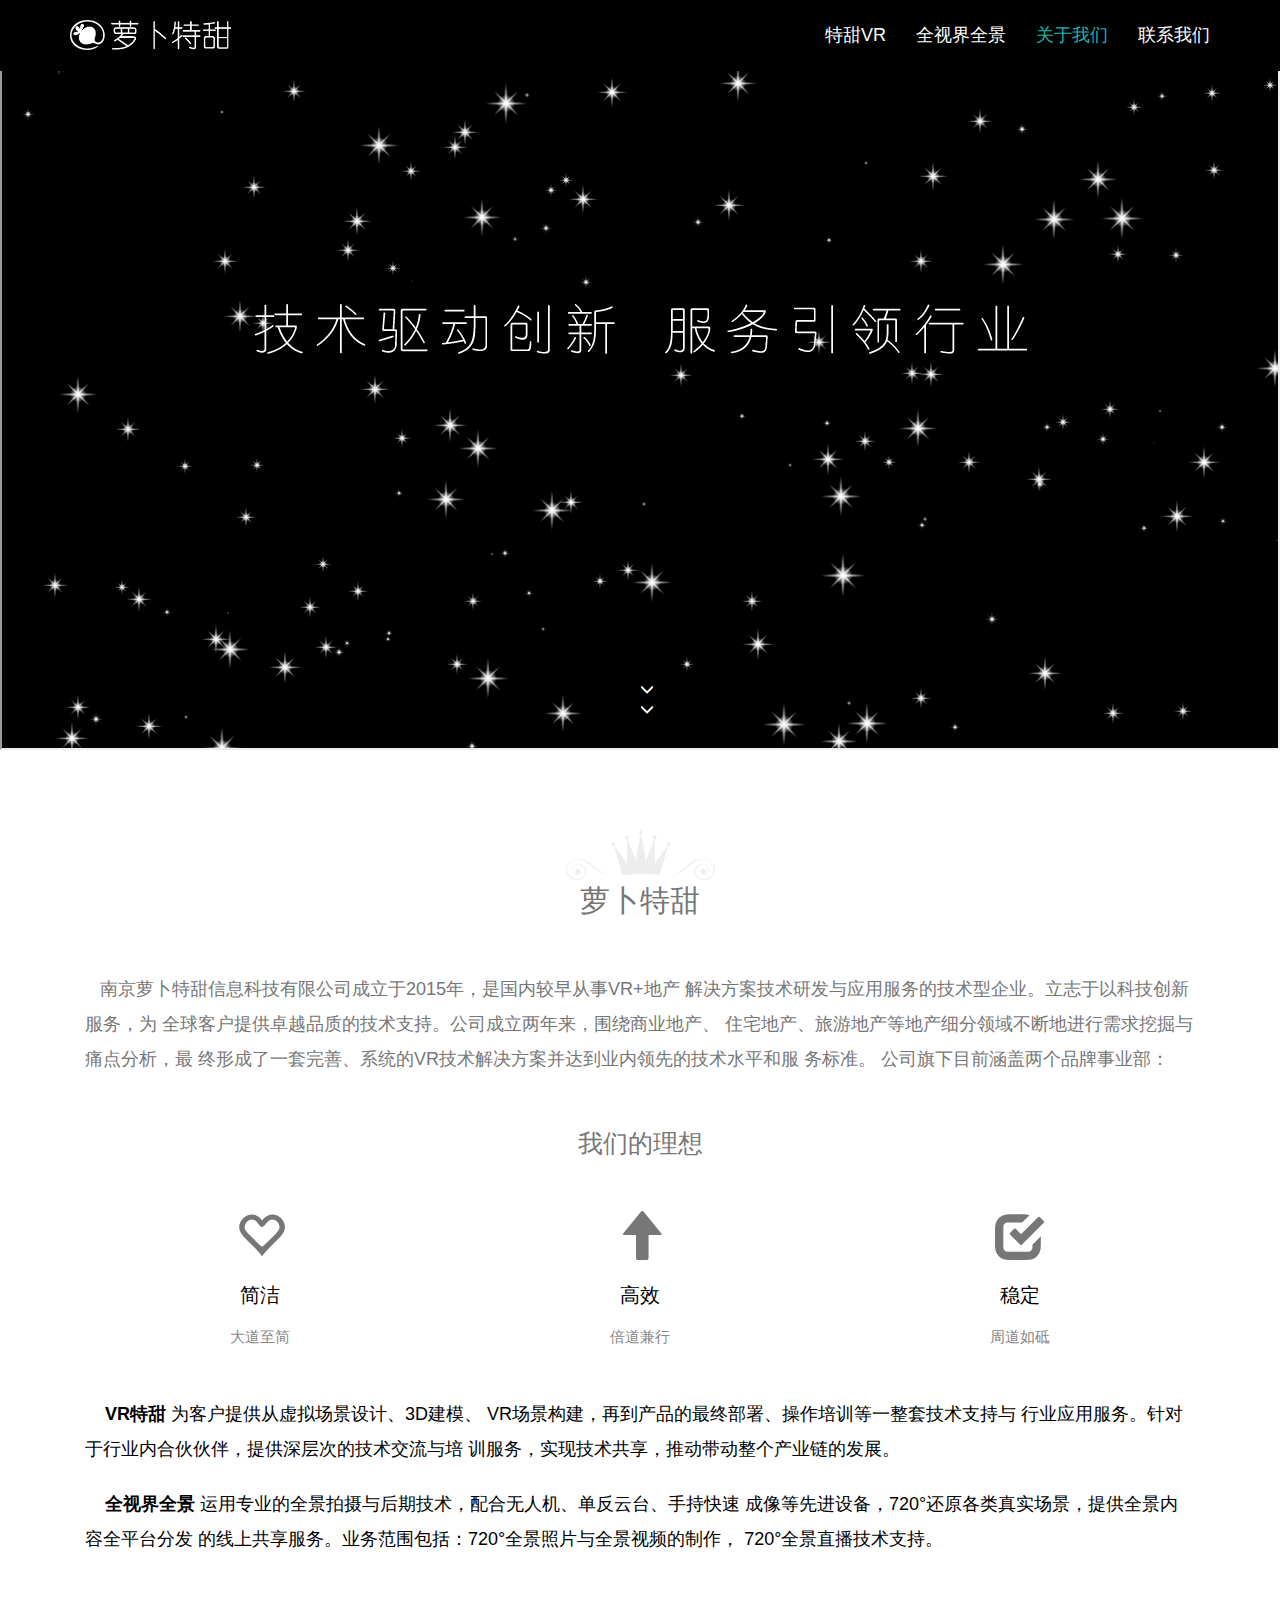
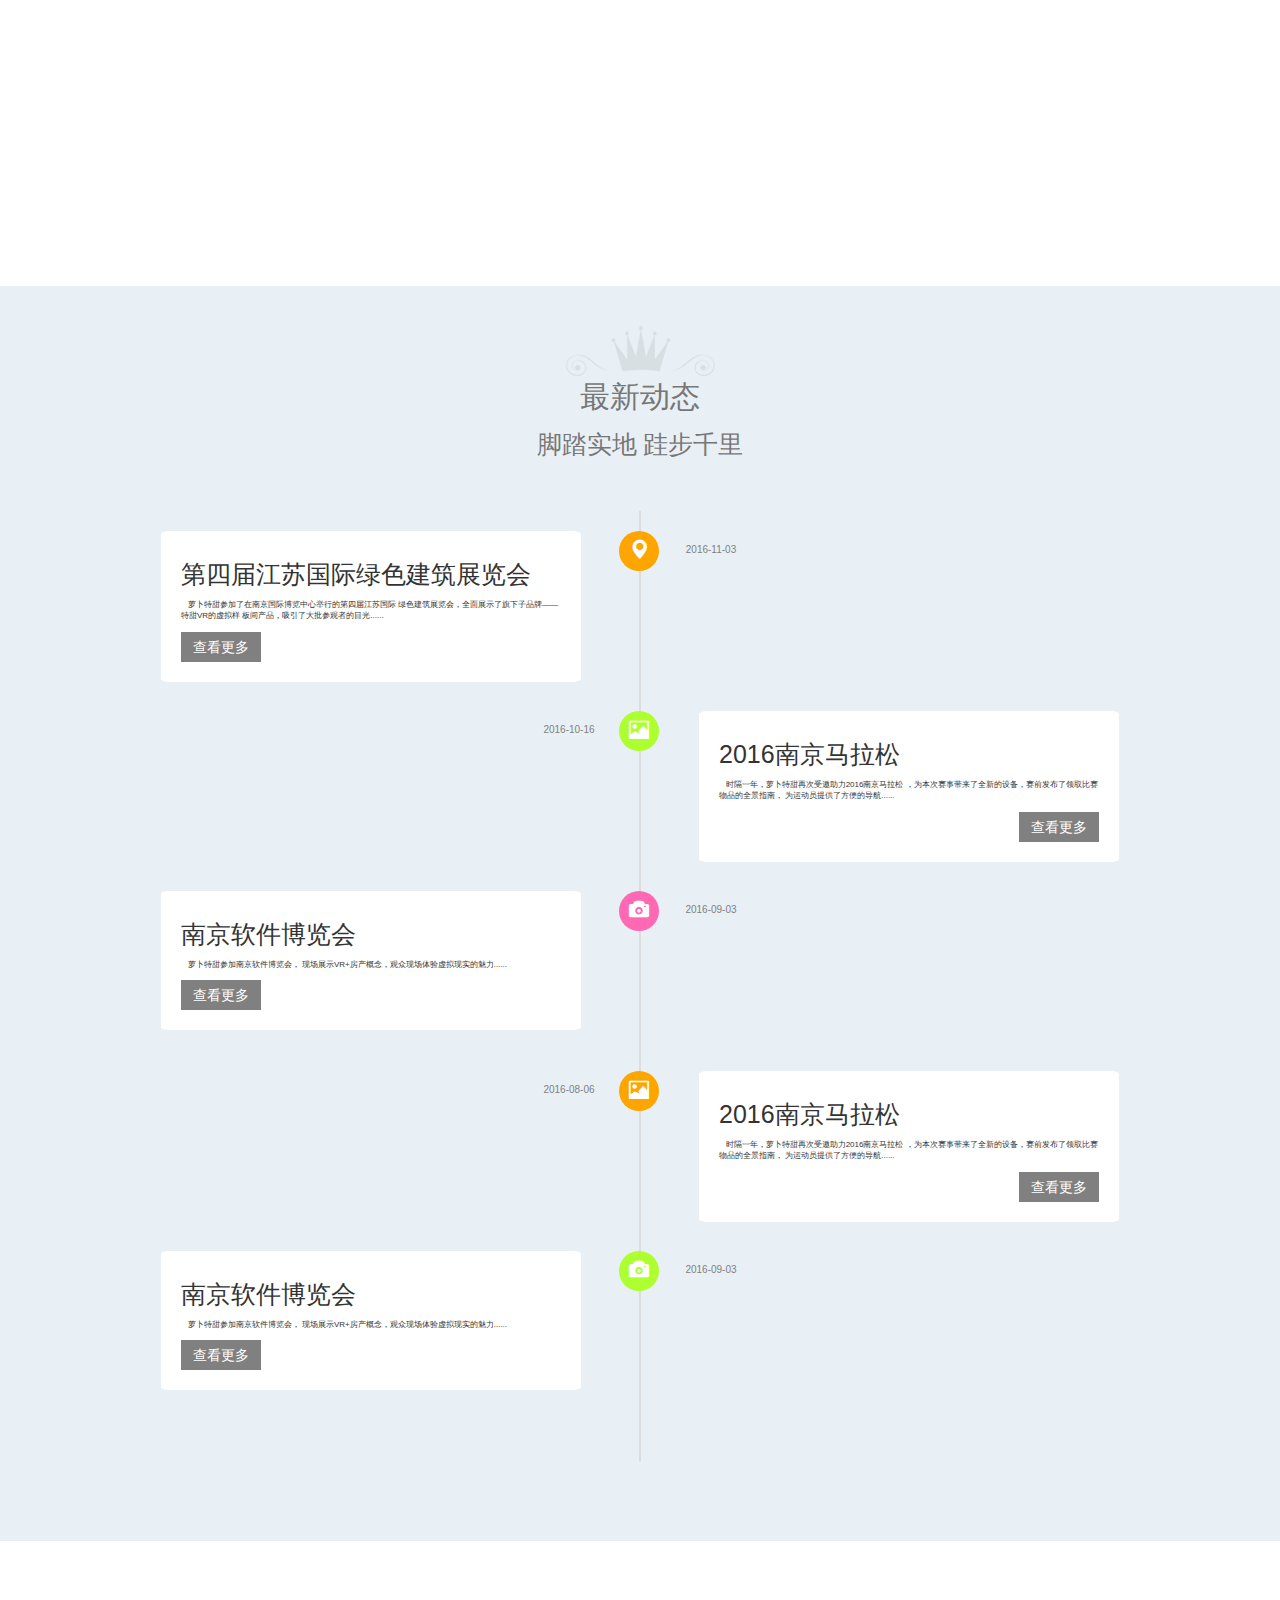
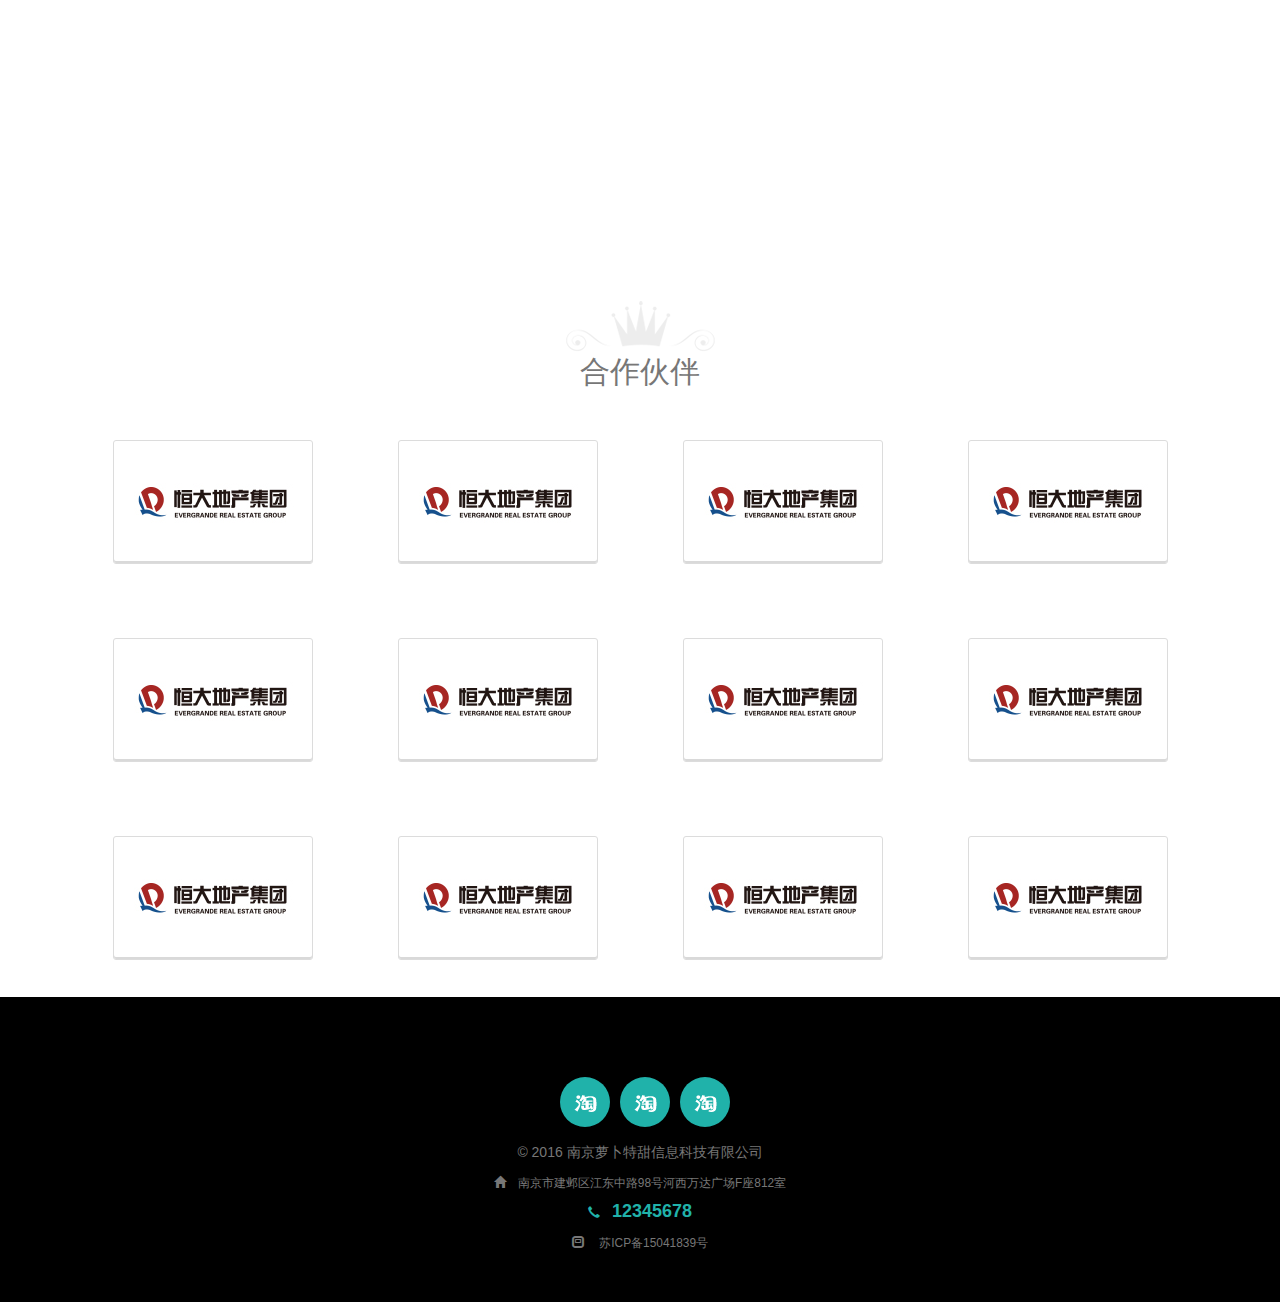
<file: html/gywm.html>
<!DOCTYPE html>
<html>
	<head>
		<meta charset="UTF-8">
		<meta name="viewport" content="width=device-width, initial-scale=1, maximum-scale=1, user-scalable=no">
		<script src="../js/jquery.min.js"></script>
		<link rel="stylesheet" type="text/css" href="../css/bootstrap.css"/>
		<link rel="stylesheet" type="text/css" href="../css/bootstrap.min.css"/>
		<script src="../js/bootstrap.js"></script>
		<link rel="stylesheet" type="text/css" href="../css/gywm.css"/>
		<script type="text/javascript" src="../js/gywm.js"></script>
		<title>萝卜特甜-国内领先的VR+地产解决方案服务商</title>
		<link rel="shortcut icon" href="img/favicon.ico">
	</head>
	<body>
		<nav class="navbar navbar-inverse navbar-fixed-top nav01">
			<div class="container">
				<div class="navbar-header">
				     <button type="button" class="navbar-toggle collapsed" data-toggle="collapse" data-target="#bs-example-navbar-collapse-1" aria-expanded="false">
				       <span class="sr-only">Toggle navigation</span>
				       <span class="icon-bar"></span>
				       <span class="icon-bar"></span>
				       <span class="icon-bar"></span>
				     </button>
				     <a class="navbar-left" href="#"><img src="../img/index/logoword.png" class="logotext"></a>
				     <!--<span class="logotext">&nbsp;&nbsp;萝卜特甜</span>-->
				   </div>
				   <div class="collapse navbar-collapse" id="bs-example-navbar-collapse-1" >
				     <ul class="nav navbar-nav navbar-right own">
				       <li><a href="../index.html"><span>特甜VR</span></a></li>
				       <li><a href="qsjsj.html"><span>全视界全景</span></a></li>
				       <li><a href="#"><span style="color: lightseagreen;">关于我们</span></a></li>
				       <li><a href="lxwm.html"><span>联系我们</span></a></li>
				     </ul>
				   </div>
			</div>
		</nav>
		<section id="section-home">
			<div class="hbox01">
				<iframe src="star.html" style="width: 100%; height: 100%;"></iframe>
				<div class="row">
						<div class="col-md-12 align-center hboxson">
							<img src="../img/gywm/abouttitle.png" class="goUp"/>
							<!--lala-->
						</div>
					</div>
			</div>
			<div class="down">
				<span class="glyphicon glyphicon-menu-down"></span><br />
				<span class="glyphicon glyphicon-menu-down"></span>
			</div>
		</section>
		<section id="section-intro" class="mar-top40">
			<div class="container">
				<div class="row">
					<div class="col-md-12 align-center pad-top40">
						<p class="section-header goDown">
								<img src="../img/index/title-top.png"/><br />
								萝卜特甜
						</p>
					</div>
				</div>
				<div class="row mar-top40 mar-bot40">
					<div class="col-md-12 goUp section-context">
						<p>&nbsp;&nbsp;&nbsp;南京萝卜特甜信息科技有限公司成立于2015年，是国内较早从事VR+地产
							解决方案技术研发与应用服务的技术型企业。立志于以科技创新服务，为
							全球客户提供卓越品质的技术支持。公司成立两年来，围绕商业地产、
							住宅地产、旅游地产等地产细分领域不断地进行需求挖掘与痛点分析，最
							终形成了一套完善、系统的VR技术解决方案并达到业内领先的技术水平和服
							务标准。 公司旗下目前涵盖两个品牌事业部：</p>
					</div>
				</div>
				<div class="row">
					<div class="col-md-12 align-center">
						<p class="section-subheader">我们的理想</p>
					</div>
				</div>
				<div class="row mar-bot40 mar-top40 goDown">
					<div class="col-md-4 col-xs-4 align-center">
						<i class="glyphicon glyphicon-heart-empty txt"></i>
						<h4 class="txt1 mar-top20">简洁</h4>
						<p class="txt2 mar-top20">大道至简</p>
					</div>
					<div class="col-md-4 col-xs-4 align-center">
						<i class="glyphicon glyphicon-arrow-up txt"></i>
						<h4 class="txt1 mar-top20">高效</h4>
						<p class="txt2 mar-top20">倍道兼行</p>
					</div>
					<div class="col-md-4 col-xs-4 align-center">
						<i class="glyphicon glyphicon-check txt"></i>
						<h4 class="txt1 mar-top20">稳定</h4>
						<p class="txt2 mar-top20">周道如砥</p>
					</div>
					<div class="col-md-12 mar-top40 ">
						<p class="section-context" style="color: black;">
							&nbsp;&nbsp;&nbsp;&nbsp;<strong>VR特甜</strong>
							为客户提供从虚拟场景设计、3D建模、
							VR场景构建，再到产品的最终部署、操作培训等一整套技术支持与
							行业应用服务。针对于行业内合伙伙伴，提供深层次的技术交流与培
							训服务，实现技术共享，推动带动整个产业链的发展。</p>
						<p class="section-context mar-top20" style="color: black;">
							&nbsp;&nbsp;&nbsp;&nbsp;<strong>全视界全景</strong>
							运用专业的全景拍摄与后期技术，配合无人机、单反云台、手持快速
							成像等先进设备，720°还原各类真实场景，提供全景内容全平台分发
							的线上共享服务。业务范围包括：720°全景照片与全景视频的制作，
							720°全景直播技术支持。</p>
					</div>
				</div>				
			</div>
		</section>
		<section id="section-news" >
			<div class="container">
				<div class="row section1">
					<div class="col-lg-12 pad-bot40 pad-top40">
						<img src="../img/index/t1.png" class="img-responsive center-block"/>
					</div>
				</div>
			</div>
		</section>
		<section class="news ">
			<div class="container-fluid align-center">
				<div class="row">
					<div class="col-md-12 mar-bot40 align-center pad-top40">
						<p class="section-header goDown">
							<img src="../img/index/title-top.png"/><br />
							最新动态
						</p>
						<p class="section-subheader goUp">脚踏实地 跬步千里</p>
					</div>
				</div>
				<div class="timebox pad-bot40 mar-bot40">
					<div class="timeline">
						<!--时间轴第一个-->
						<div class="timecon timecon01">
							<i class="glyphicon glyphicon-map-marker"></i>
						</div>
						<div class="timevent timevent01">
							<h4>第四届江苏国际绿色建筑展览会</h4>
							<p>&nbsp;&nbsp;&nbsp;萝卜特甜参加了在南京国际博览中心举行的第四届江苏国际
								绿色建筑展览会，全面展示了旗下子品牌——特甜VR的虚拟样
								板间产品，吸引了大批参观者的目光......</p>
							<div class="timebtn l">
								查看更多
							</div>
							<div class="timedate timedate01">
								2016-11-03
							</div>
						</div>
						
						<!--第二个-->
						<div class="timecon timecon02">
							<i class="glyphicon glyphicon-picture"></i>
						</div>
						<div class="timevent timevent02">
							<h4>2016南京马拉松</h4>
							<p>&nbsp;&nbsp;&nbsp;时隔一年，萝卜特甜再次受邀助力2016南京马拉松
								，为本次赛事带来了全新的设备，赛前发布了领取比赛物品的全景指南，
								为运动员提供了方便的导航......</p>
							<div class="timebtn r">
								查看更多
							</div>
							<div class="timedate timedate02">
								2016-10-16
							</div>
						</div>
						<!--第三个-->
						<div class="timecon timecon03">
							<i class="glyphicon glyphicon-camera"></i>
						</div>
						<div class="timevent timevent03">
							<h4>南京软件博览会</h4>
							<p>&nbsp;&nbsp;&nbsp;萝卜特甜参加南京软件博览会，
								现场展示VR+房产概念，观众现场体验虚拟现实的魅力......</p>
							<div class="timebtn l">
								查看更多
							</div>
							<div class="timedate timedate03">
								2016-09-03
							</div>
						</div>
						<!--第四个-->
						<div class="timecon timecon04">
							<i class="glyphicon glyphicon-picture"></i>
						</div>
						<div class="timevent timevent04">
							<h4>2016南京马拉松</h4>
							<p>&nbsp;&nbsp;&nbsp;时隔一年，萝卜特甜再次受邀助力2016南京马拉松
								，为本次赛事带来了全新的设备，赛前发布了领取比赛物品的全景指南，
								为运动员提供了方便的导航......</p>
							<div class="timebtn r">
								查看更多
							</div>
							<div class="timedate timedate02">
								2016-08-06
							</div>
						</div>
						<!--第五个-->
						<div class="timecon timecon05">
							<i class="glyphicon glyphicon-camera"></i>
						</div>
						<div class="timevent timevent05">
							<h4>南京软件博览会</h4>
							<p>&nbsp;&nbsp;&nbsp;萝卜特甜参加南京软件博览会，
								现场展示VR+房产概念，观众现场体验虚拟现实的魅力......</p>
							<div class="timebtn l">
								查看更多
							</div>
							<div class="timedate timedate03">
								2016-09-03
							</div>
						</div>
					</div>			
				</div>

			</div>
		</section>
		<section id="section-paterner" class="pad-top40 pad-bot40" >
			<div class="container">
				<div class="row section1">
					<div class="col-lg-12">
						<img src="../img/index/t5.png" class="img-responsive center-block"/>
					</div>
				</div>
			</div>
		</section>
		<section id="section-fix02">
			<div class="container mar-top40">
				<div class="row">
					<div class="col-md-12 align-center pad-top40">
						<p class="section-header goDown">
							<img src="../img/index/title-top.png"/><br />
							合作伙伴
						</p>
				    </div>
				</div>
				<div class="row align-center ">
					<div class="col-md-3 col-xs-6 btn">
						<button class="paterner-btn"></button>
					</div>
					<div class="col-md-3 col-xs-6 btn">
						<button class="paterner-btn"></button>
					</div>
					<div class="col-md-3 col-xs-6 btn">
						<button class="paterner-btn"></button>
					</div>
					<div class="col-md-3 col-xs-6 btn">
						<button class="paterner-btn"></button>
					</div>
					<div class="col-md-3 col-xs-6 btn">
						<button class="paterner-btn"></button>
					</div>
					<div class="col-md-3 col-xs-6 btn">
						<button class="paterner-btn"></button>
					</div>
					<div class="col-md-3 col-xs-6 btn">
						<button class="paterner-btn"></button>
					</div>
					<div class="col-md-3 col-xs-6 btn">
						<button class="paterner-btn"></button>
					</div>
					<div class="col-md-3 col-xs-6 btn">
						<button class="paterner-btn"></button>
					</div>
					<div class="col-md-3 col-xs-6 btn">
						<button class="paterner-btn"></button>
					</div>
					<div class="col-md-3 col-xs-6 btn">
						<button class="paterner-btn"></button>
					</div>
					<div class="col-md-3 col-xs-6 btn">
						<button class="paterner-btn"></button>
					</div>
				</div>
			</div>
		</section>
		<section id="footer">
			<div class="container pad-top40">
				<div class="row">
					<div class="col-sm-12 align-center">
						<ul class="ful">
							<li class="fbox"><img src="../img/index/taobao.png"/></li>
							<li class="fbox"><img src="../img/index/taobao.png"/></li>
							<li class="fbox"><img src="../img/index/taobao.png"/></li>
						</ul>
					</div>
				</div>
				<div class="row align-center">
					<div class="col-sm-12">
						<p style="color: #777">© 2016 南京萝卜特甜信息科技有限公司</p>
						<p style="color: #777"><small><span class="glyphicon glyphicon-home">&nbsp;</span>南京市建邺区江东中路98号河西万达广场F座812室</small></p>
						<h4 style="color: lightseagreen;"><strong><span class="glyphicon glyphicon-earphone">&nbsp;</span>12345678</strong></h4>
						<p style="color: #777"><small><span class="glyphicon glyphicon-modal-window">&nbsp;</span>  苏ICP备15041839号</small></p>
					</div>
				</div>
			</div>
		</section>
		<div class="top">
			<span class="glyphicon glyphicon-chevron-up"></span>
		</div>
		<div class="pp">
			<div id="pop">
				<div style="text-align: right;">
					<span class="glyphicon glyphicon-remove"></span>
				</div>
				<p class="poptext">第四届江苏国际绿色建筑展览会</p>
				<p class="poptext2">&nbsp;&nbsp;萝卜特甜参加了在南京国际博览中心举行的第四届江苏国际绿色建筑展览会，
					全面展示了旗下子品牌——特甜VR的虚拟样板间产品，吸引了大批参观者的目光。</p>
				<img src="../img/news/news_lsjz1.jpg"/>
				<p class="poptext2">&nbsp;&nbsp;这次展会我们完美的将虚拟样板间与绿色建筑的主题相结合，采用虚拟样板间的形式展示样板间，
					不仅节约了成本同时也符合现代绿色低碳的设计理念。</p>
				<img src="../img/news/news_lsjz2.jpg"/>
				<p class="poptext2">&nbsp;&nbsp;不仅省委领导亲临参观，还包括中科院院士亲自体验了一把虚拟样板间，并给予了高度评价。</p>
				<img src="../img/news/news_lsjz3.jpg"/>
				<p class="poptext2">&nbsp;&nbsp;图为主办方过来一探虚拟样板间的奥秘。</p>
				<img src="../img/news/news_lsjz4.jpg"/>
				<p style="text-align: right;">2016-11-03</p>
				<div class="popbtn">
					关闭
				</div>
			</div>s
		</div>
	</body>
</html>
</file>
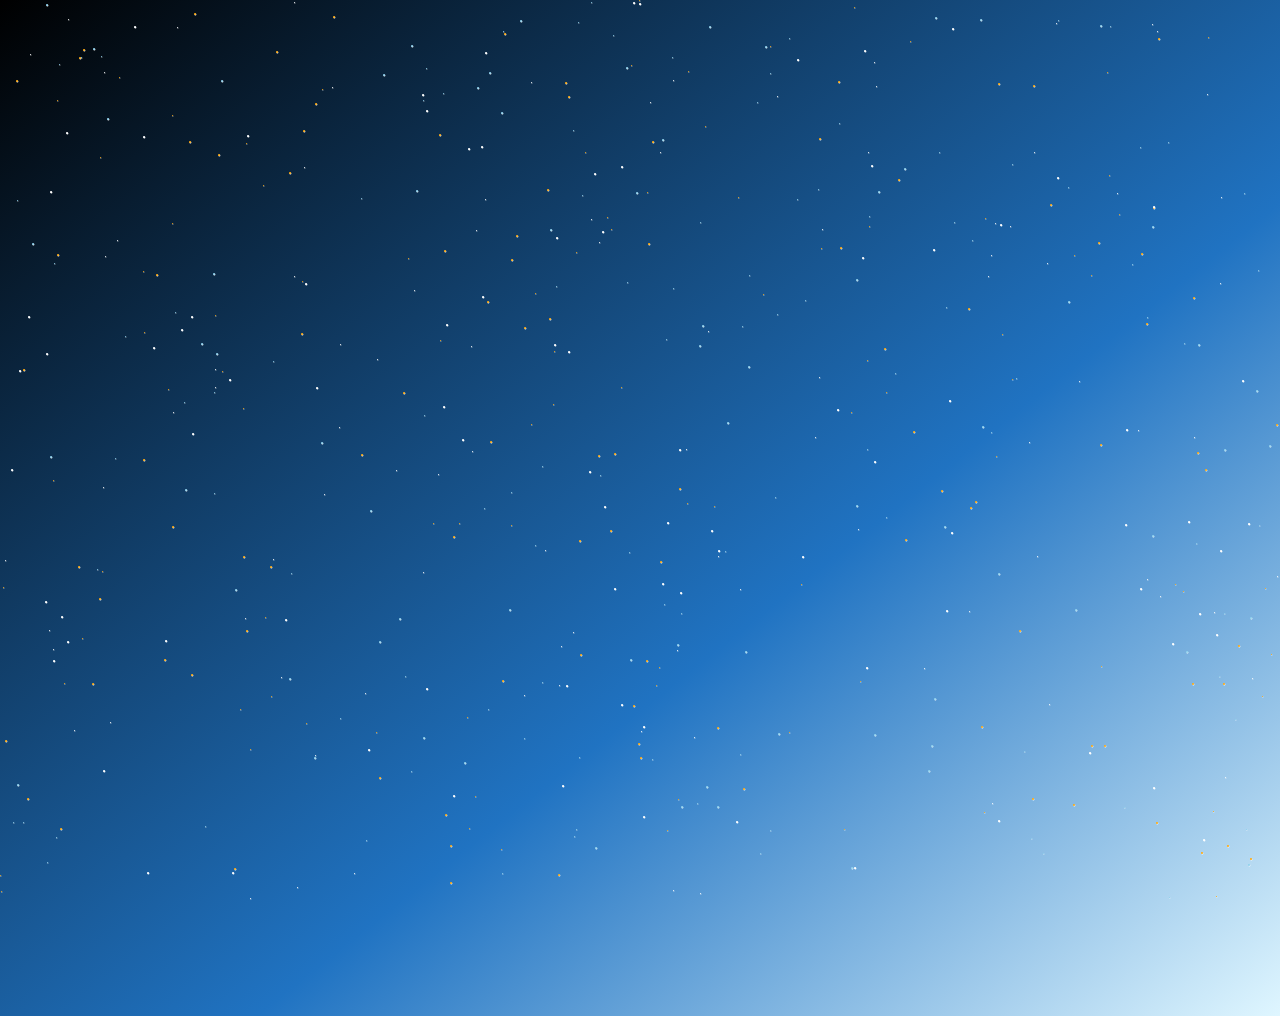
<file: html/index2.html>
<!DOCTYPE html>
<html>
<head>
	<meta charset="utf-8">
	<title>太空</title>
	<style>
		body{
			width: 100%;
			height: 1000px;
			background: linear-gradient(to bottom right, #000, #2073c2 60%, #dff6ff);
			overflow: hidden;
		}
		span{
			display: block;
			position: absolute;
			border-radius: 50%;
			box-shadow: 0.4px 0.4px 0.4px 0px #fff;
		}
	</style>
</head>
<body>
 
<script>
	window.onload = function(){
		var screenW = document.documentElement.clientWidth;
		var screenH = document.documentElement.clientHeight;
		var colorArr = ['#fff','skyblue','orange'];
		console.log(screenW);
		for( var i=0; i<800; i++ ){
			var span = document.createElement('span');
			var width = Math.random() * 3;
			var colorIndex = parseInt(Math.random() * 3);
			var x = parseInt(Math.random() * screenW);
			var y = parseInt(Math.random() * screenH);
			span.style.width = parseInt(width) + 'px';
			span.style.height = parseInt(width) + 'px';
			span.style.background = colorArr[colorIndex];
			span.style.left = x + 'px';
			span.style.top = y + 'px';
 
			document.body.appendChild(span);
		}
	}
</script>
 
</body>
</html>
</file>
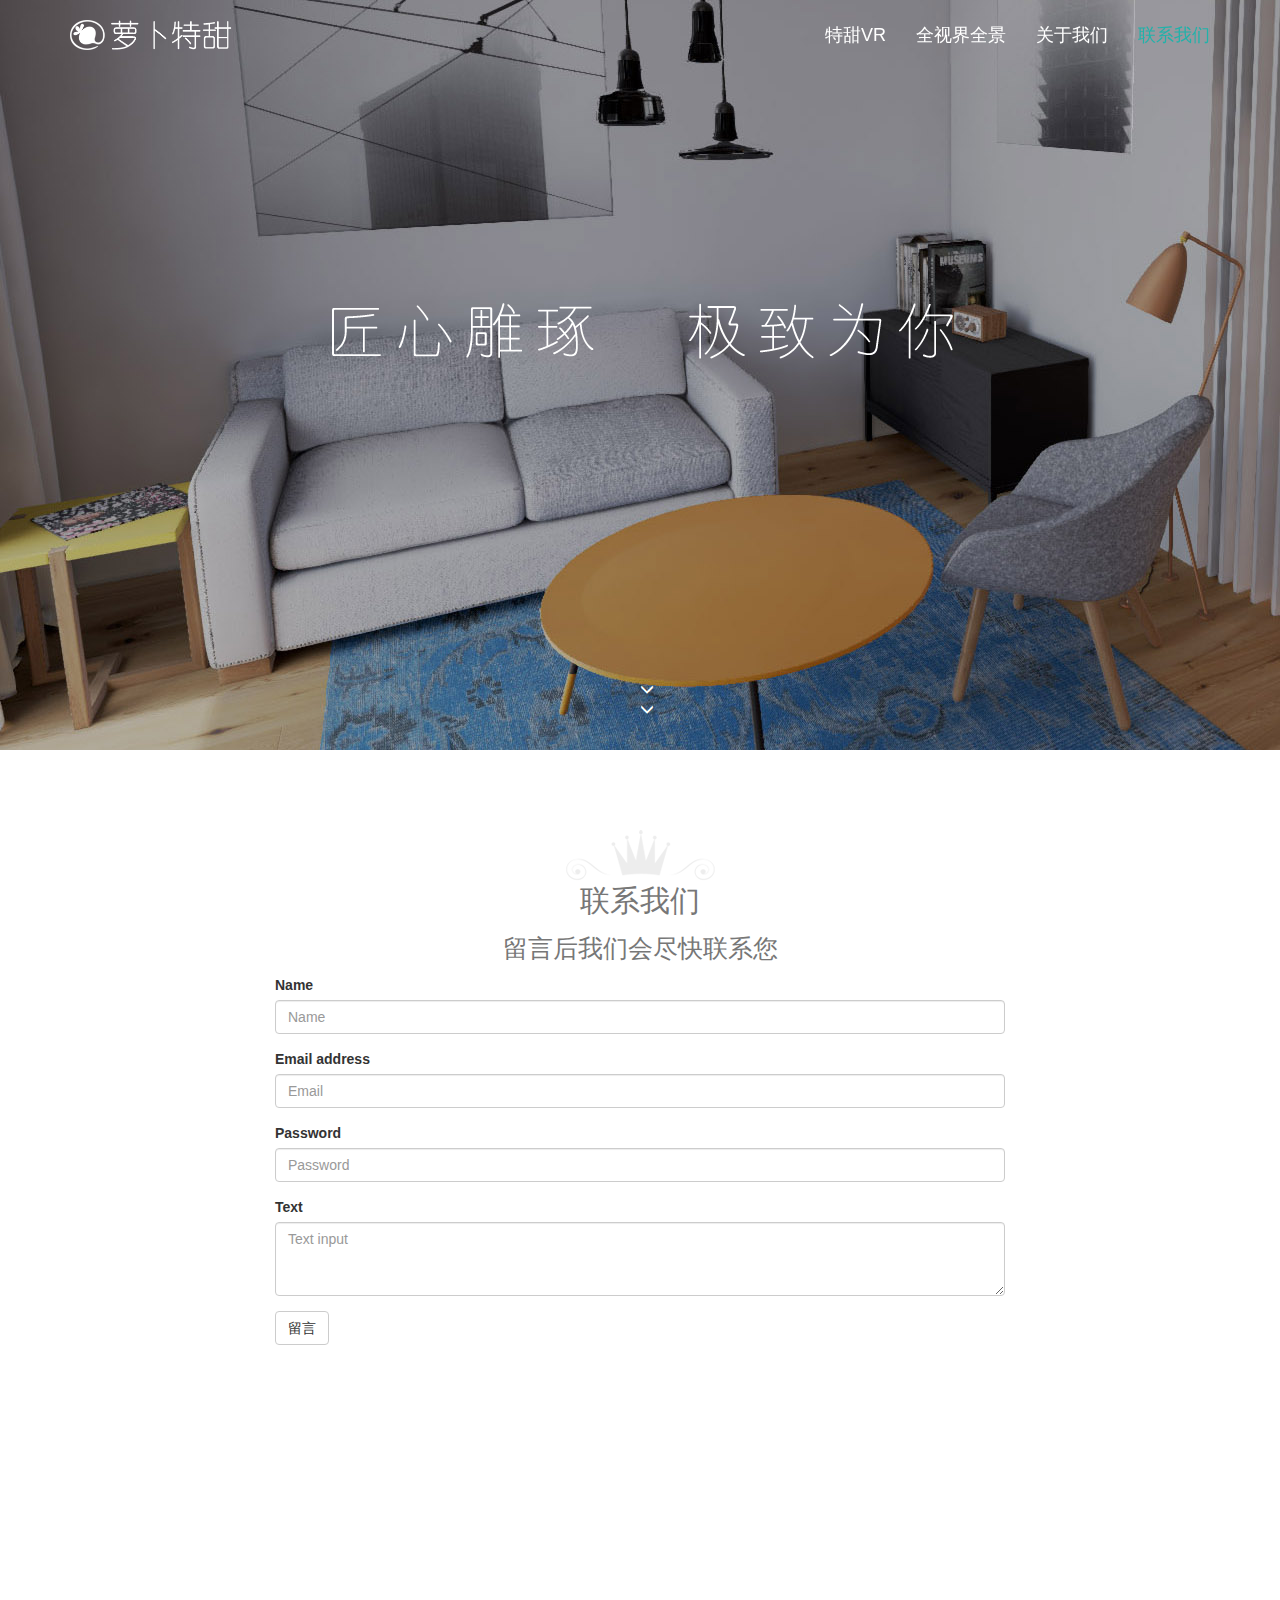
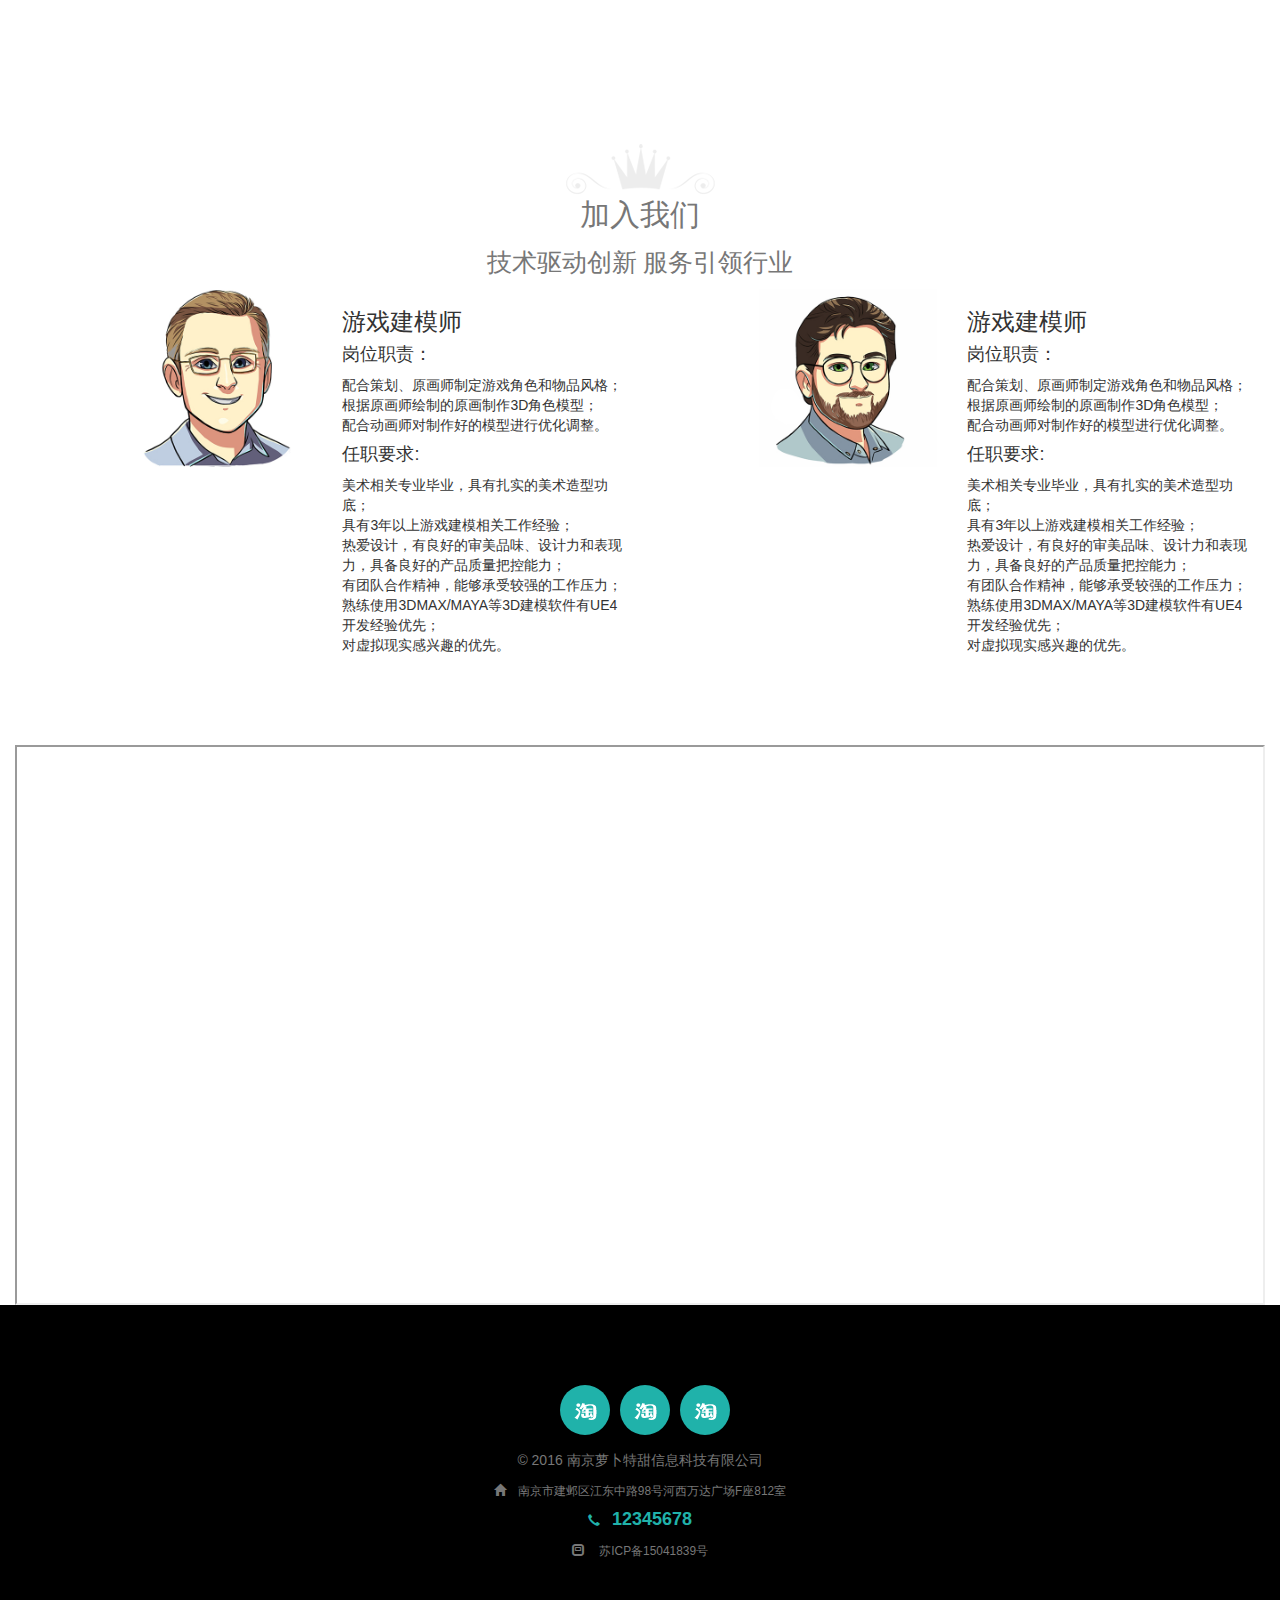
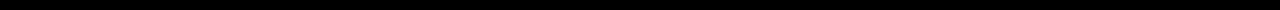
<file: html/lxwm.html>
<!DOCTYPE html>
<html>
	<head>
		<meta charset="UTF-8">
		<meta name="viewport" content="width=device-width, initial-scale=1, maximum-scale=1, user-scalable=no">
		<script src="../js/jquery.min.js"></script>
		<link rel="stylesheet" type="text/css" href="../css/bootstrap.css"/>
		<link rel="stylesheet" type="text/css" href="../css/bootstrap.min.css"/>
		<script src="../js/bootstrap.js"></script>
		<link rel="stylesheet" type="text/css" href="../css/lxwm.css"/>
		<script type="text/javascript" src="../js/lxwm.js"></script>
		<title>萝卜特甜-国内领先的VR+地产解决方案服务商</title>
		<link rel="shortcut icon" href="img/favicon.ico">
	</head>
	<body>
		<nav class="navbar navbar-inverse navbar-fixed-top nav01">
			<div class="container">
				<div class="navbar-header">
				     <button type="button" class="navbar-toggle collapsed" data-toggle="collapse" data-target="#bs-example-navbar-collapse-1" aria-expanded="false">
				       <span class="sr-only">Toggle navigation</span>
				       <span class="icon-bar"></span>
				       <span class="icon-bar"></span>
				       <span class="icon-bar"></span>
				     </button>
				     <a class="navbar-left" href="#"><img src="../img/index/logoword.png" class="logotext"></a>
				   </div>
				   <div class="collapse navbar-collapse" id="bs-example-navbar-collapse-1" >
				     <ul class="nav navbar-nav navbar-right own">
				       <li><a href="../index.html"><span>特甜VR</span></a></li>
				       <li><a href="qsjsj.html"><span>全视界全景</span></a></li>
				       <li><a href="gywm.html"><span>关于我们</span></a></li>
				       <li><a href="lxwm.html"><span style="color: lightseagreen;">联系我们</span></a></li>
				     </ul>
				   </div>
			</div>
		</nav>
		<section id="section-home">
			<div class="hbox01">
				<div class="row">
						<div class="col-md-12 align-center hboxson">
							<img src="../img/index/t5.png" class="goUp"/>
						</div>
					</div>
			</div>
			<div class="down">
				<span class="glyphicon glyphicon-menu-down"></span><br />
				<span class="glyphicon glyphicon-menu-down"></span>
			</div>
		</section>
		<section id="section-contact" class="pad-top40">
			<div class="container">
				<div class="row">
					<div class="col-md-12 align-center pad-top40">
						<p class="section-header goDown">
								<img src="../img/index/title-top.png"/><br />
								联系我们
						</p>
						<p class="section-subheader goUp">留言后我们会尽快联系您</p>
					</div>
				</div>
				<div class="row">
					<div class="col-md-8 col-md-offset-2">
						<form>
							<div class="form-group">
							    <label for="exampleInputName">Name</label>
							    <input type="name" class="form-control" id="exampleInputName" placeholder="Name">
							 </div>
							  <div class="form-group">
							    <label for="exampleInputEmail1">Email address</label>
							    <input type="email" class="form-control" id="exampleInputEmail1" placeholder="Email">
							  </div>
							  <div class="form-group">
							    <label for="exampleInputPassword1">Password</label>
							    <input type="password" class="form-control" id="exampleInputPassword1" placeholder="Password">
							  </div>
							   <div class="form-group">
							    <label for="exampleInputText">Text</label>
							    <!--<input type="text" class="form-control" placeholder="Text input">-->
							    <textarea class="form-control" rows="3" placeholder="Text input"></textarea>
							  </div>
							  <button type="submit" class="btn btn-default">留言</button>
						</form>
						
					</div>
				</div>
			</div>
		</section>
		<section id="section-adv" class="mar-top40">
			<div class="container">
				<div class="row section1">
					<div class="col-lg-12 pad-bot40 pad-top40">
						<img src="../img/index/t2.png" class="img-responsive center-block"/>
					</div>
				</div>
			</div>
		</section>
		<section class="pad-top40">
			<div class="container-fluid">
				<div class="row">
					<div class="col-md-12 align-center pad-top40">
						<p class="section-header goDown">
								<img src="../img/index/title-top.png"/><br />
								加入我们
						</p>
						<p class="section-subheader goUp">技术驱动创新 服务引领行业</p>
					</div>
				</div>
				<div class="row pad-bot40 ">
					<div class="col-md-2 col-md-offset-1">
						<img src="../img/lxwm/jianmo.jpg"/>
					</div>
					<div class="col-md-3">
						<h3>游戏建模师</h3>
						<h4>岗位职责：</h4>
						<ul>
							<li>配合策划、原画师制定游戏角色和物品风格；</li>
							<li>根据原画师绘制的原画制作3D角色模型；</li>
							<li>配合动画师对制作好的模型进行优化调整。</li>
						</ul>
						<h4>任职要求:</h4>
						<ul>
							<li>美术相关专业毕业，具有扎实的美术造型功底；</li>
							<li>具有3年以上游戏建模相关工作经验；</li>
							<li>热爱设计，有良好的审美品味、设计力和表现力，具备良好的产品质量把控能力；</li>
							<li>有团队合作精神，能够承受较强的工作压力；</li>
							<li>熟练使用3DMAX/MAYA等3D建模软件有UE4开发经验优先；</li>
							<li>对虚拟现实感兴趣的优先。</li>
						</ul>
					</div>
					<div class="col-md-2 col-md-offset-1">
						<img src="../img/lxwm/vrsoft.jpg"/>
					</div>
					<div class="col-md-3">
						<h3>游戏建模师</h3>
						<h4>岗位职责：</h4>
						<ul>
							<li>配合策划、原画师制定游戏角色和物品风格；</li>
							<li>根据原画师绘制的原画制作3D角色模型；</li>
							<li>配合动画师对制作好的模型进行优化调整。</li>
						</ul>
						<h4>任职要求:</h4>
						<ul>
							<li>美术相关专业毕业，具有扎实的美术造型功底；</li>
							<li>具有3年以上游戏建模相关工作经验；</li>
							<li>热爱设计，有良好的审美品味、设计力和表现力，具备良好的产品质量把控能力；</li>
							<li>有团队合作精神，能够承受较强的工作压力；</li>
							<li>熟练使用3DMAX/MAYA等3D建模软件有UE4开发经验优先；</li>
							<li>对虚拟现实感兴趣的优先。</li>
						</ul>
					</div>
				</div>
			</div>
		</section>
		<section class="row pad-top40 align-center">
			<div class="col-md-12 align-center baidu">
				<iframe src="baidu.html" style="width: 100%; height: 100%;"></iframe>
			</div>
		</section>
		<section id="footer">
			<div class="container pad-top40">
				<div class="row">
					<div class="col-sm-12 align-center">
						<ul class="ful">
							<li class="fbox"><img src="../img/index/taobao.png"/></li>
							<li class="fbox"><img src="../img/index/taobao.png"/></li>
							<li class="fbox"><img src="../img/index/taobao.png"/></li>
						</ul>
					</div>
				</div>
				<div class="row align-center">
					<div class="col-sm-12">
						<p style="color: #777">© 2016 南京萝卜特甜信息科技有限公司</p>
						<p style="color: #777"><small><span class="glyphicon glyphicon-home">&nbsp;</span>南京市建邺区江东中路98号河西万达广场F座812室</small></p>
						<h4 style="color: lightseagreen;"><strong><span class="glyphicon glyphicon-earphone">&nbsp;</span>12345678</strong></h4>
						<p style="color: #777"><small><span class="glyphicon glyphicon-modal-window">&nbsp;</span>  苏ICP备15041839号</small></p>
					</div>
				</div>
			</div>
		</section>
		<div class="top">
			<span class="glyphicon glyphicon-chevron-up"></span>
		</div>
	</body>
</html>
</file>
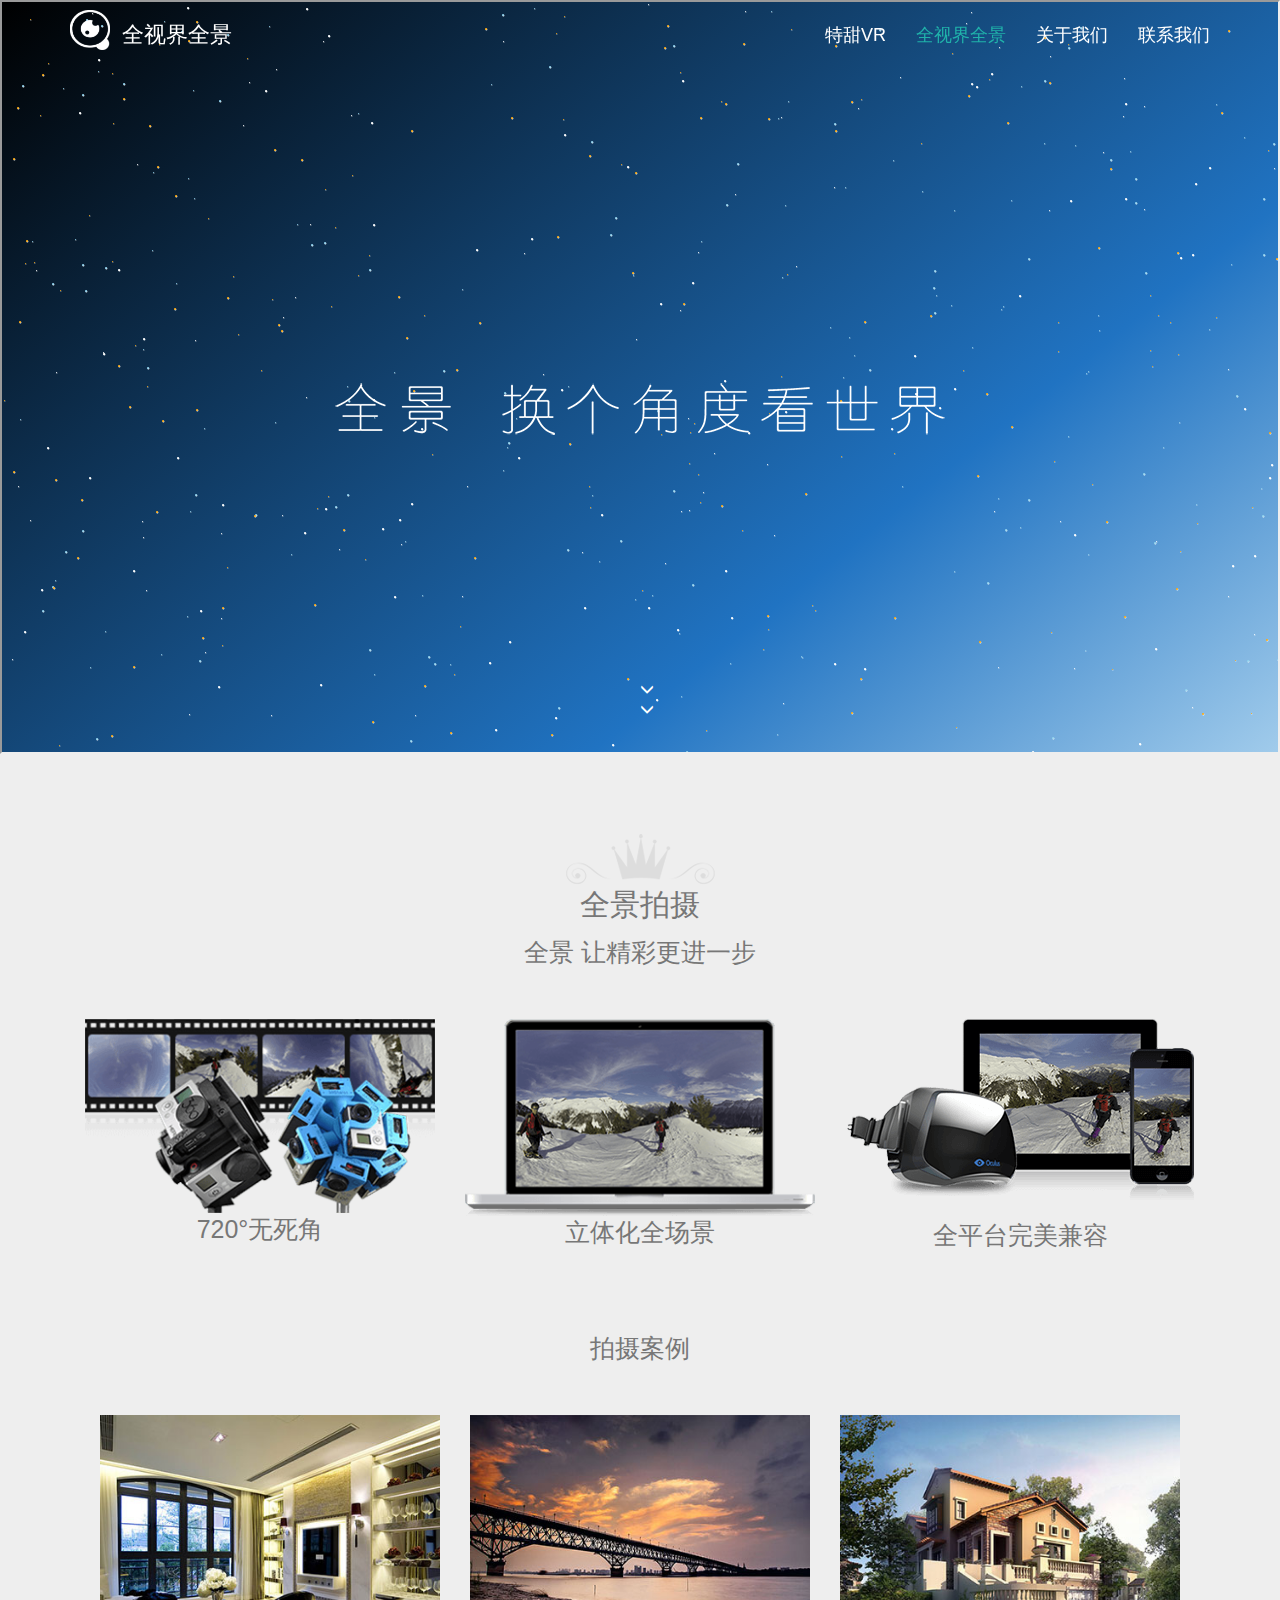
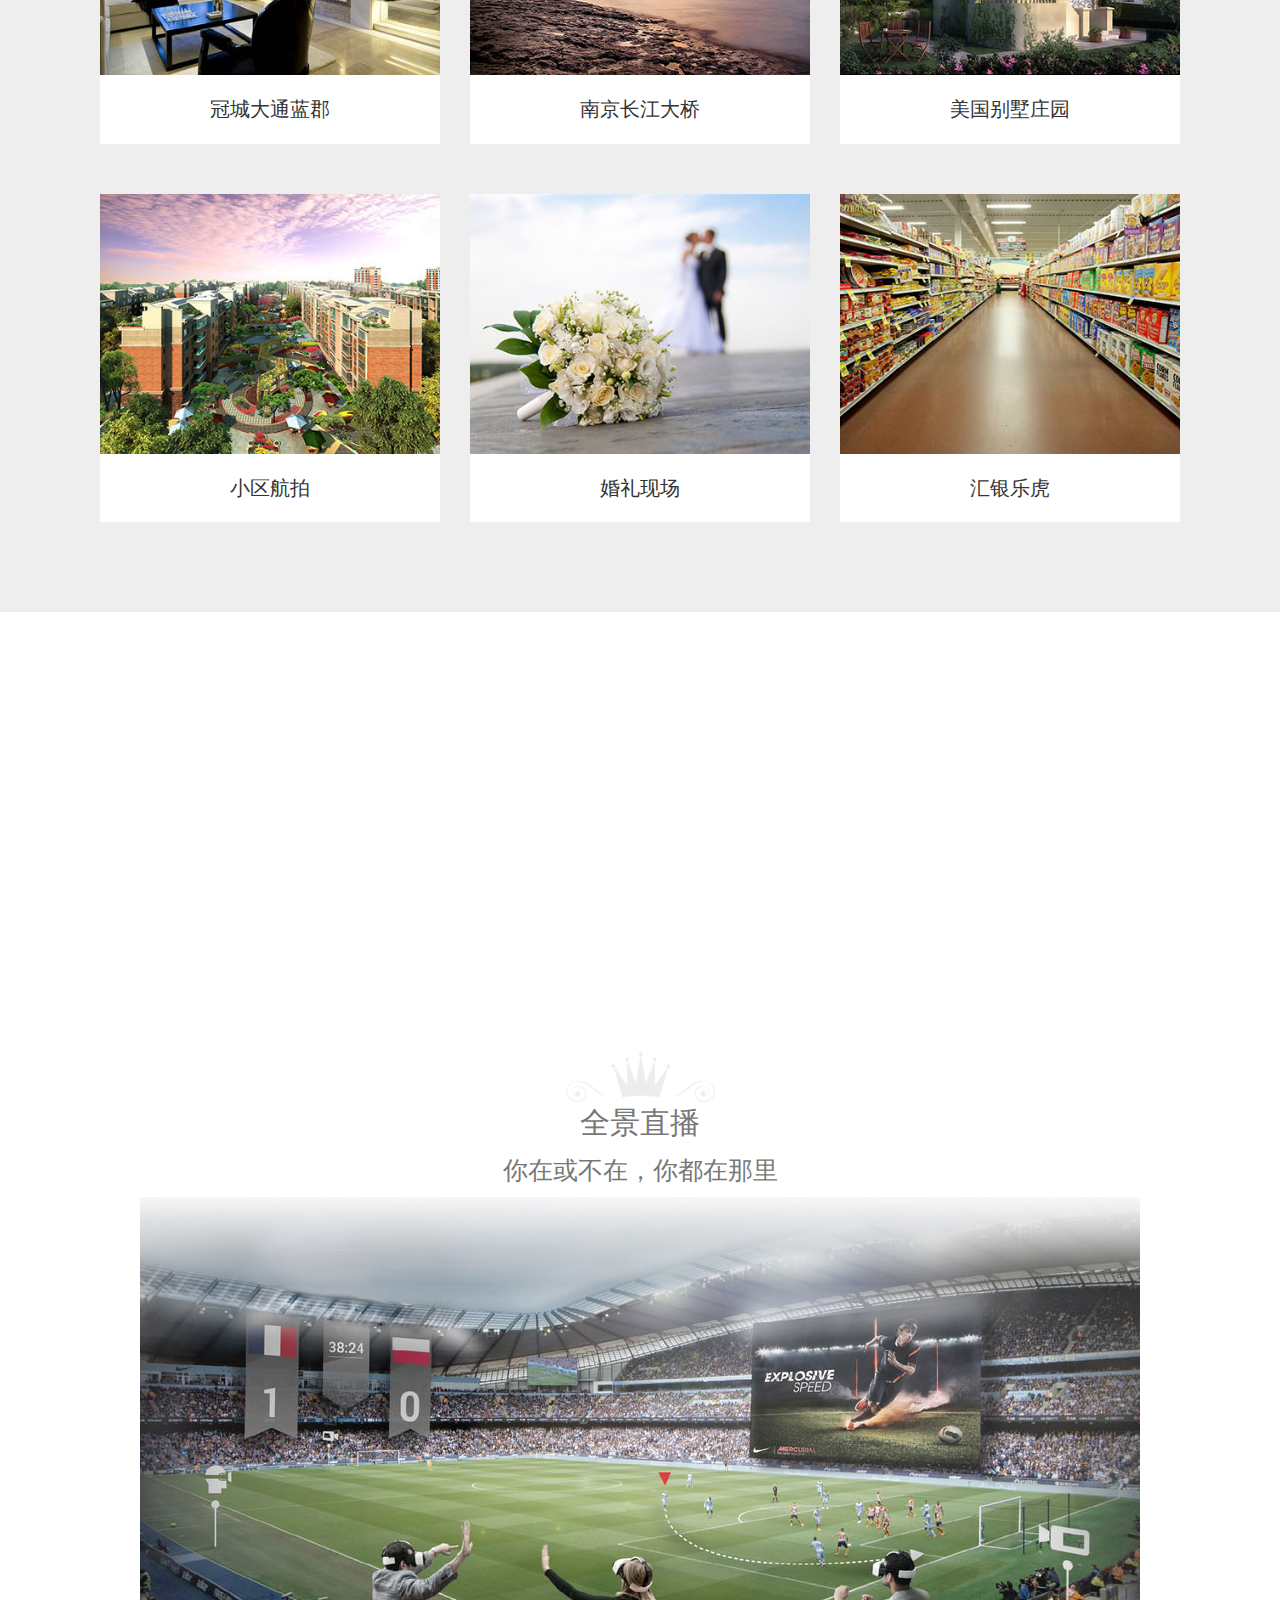
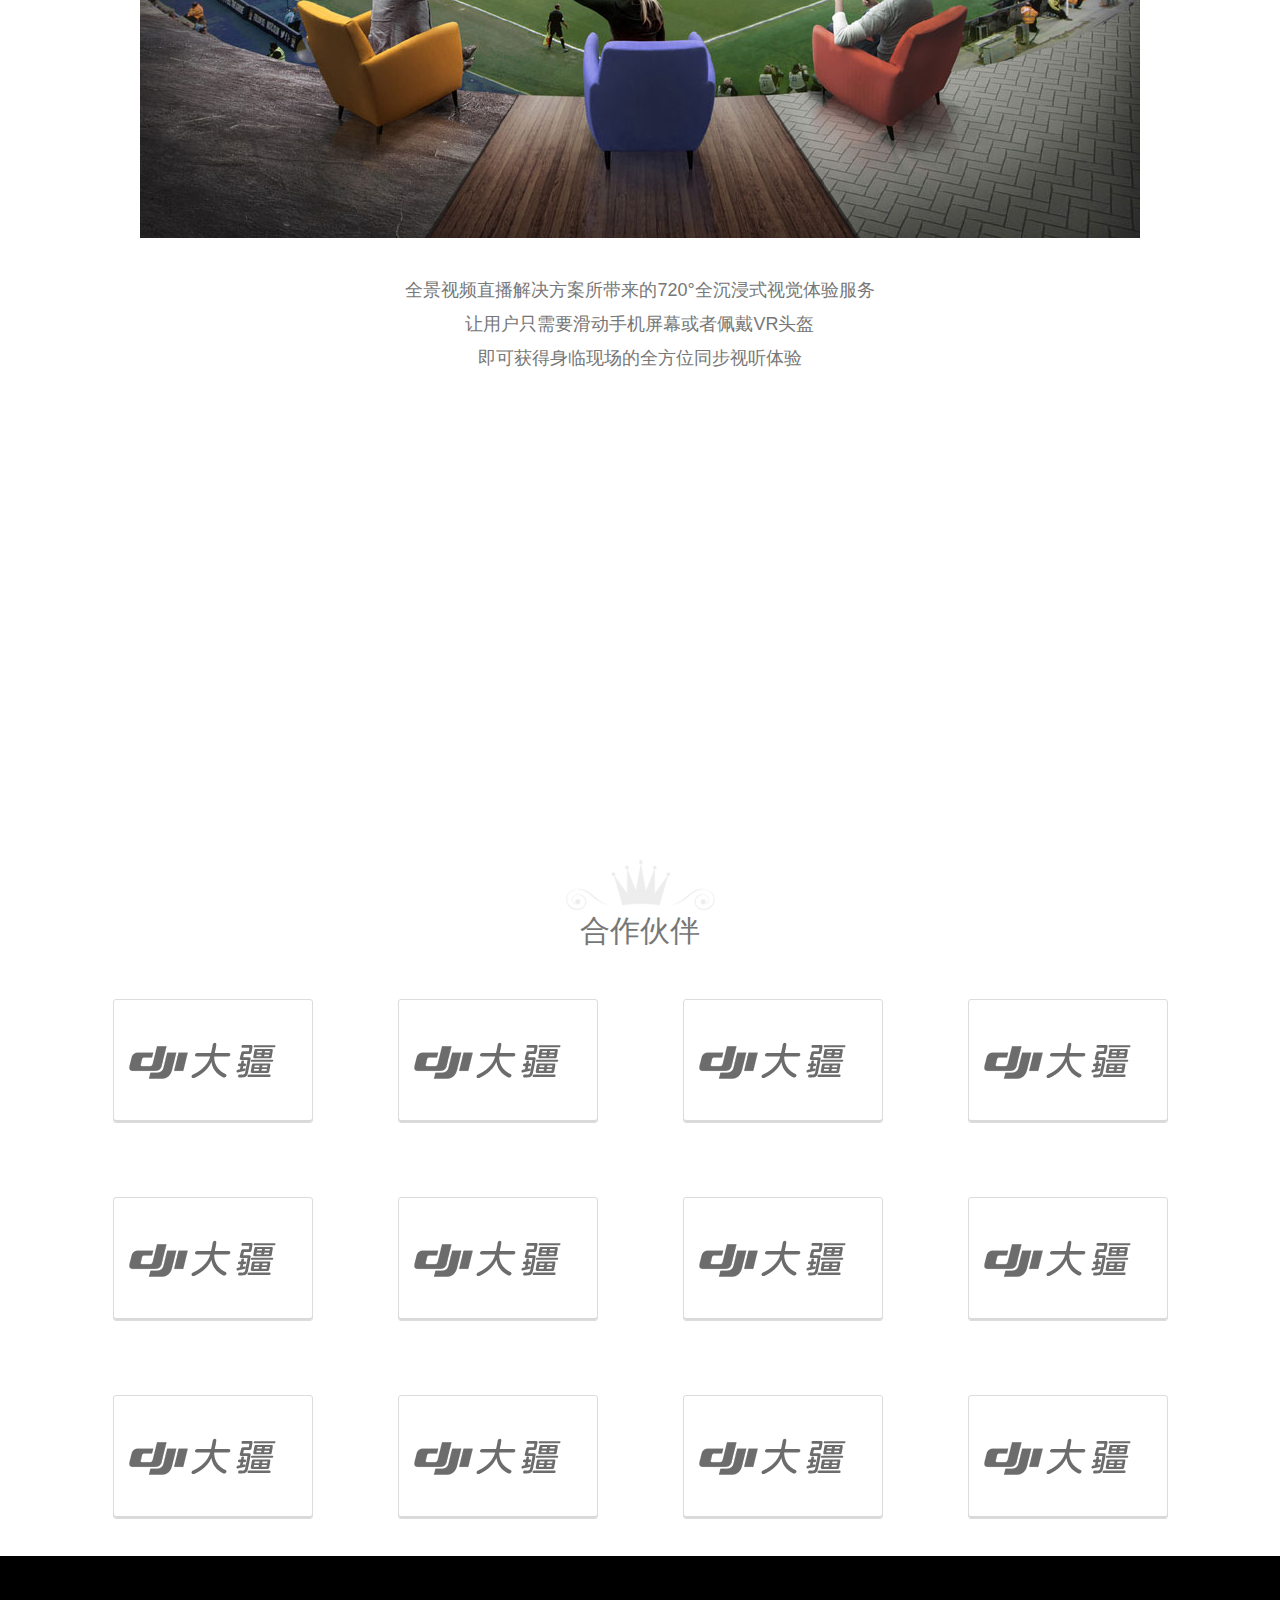
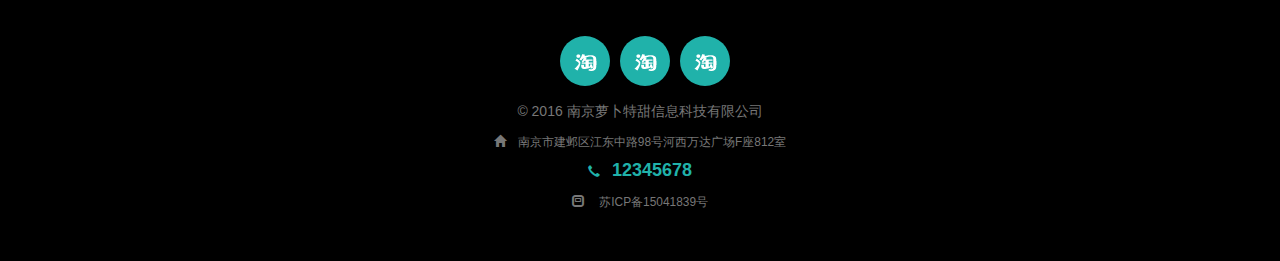
<file: html/qsjsj.html>
<!DOCTYPE html>
<html>
	<head>
		<meta charset="UTF-8">
		<meta name="viewport" content="width=device-width, initial-scale=1, maximum-scale=1, user-scalable=no">
		<script src="../js/jquery.min.js"></script>
		<link rel="stylesheet" type="text/css" href="../css/bootstrap.css"/>
		<link rel="stylesheet" type="text/css" href="../css/bootstrap.min.css"/>
		<script type="text/javascript" src="../js/bootstrap.js" ></script>
		<link rel="stylesheet" type="text/css" href="../css/qsjsj.css"/>
		<script type="text/javascript" src="../js/qsjsj.js"></script>
		<title>萝卜特甜-国内领先的VR+地产解决方案服务商</title>
		<link rel="shortcut icon" href="img/favicon.ico">
	</head>
	<body>
		<nav class="navbar navbar-inverse navbar-fixed-top nav01">
			<div class="container">
				<div class="navbar-header">
				     <button type="button" class="navbar-toggle collapsed" data-toggle="collapse" data-target="#bs-example-navbar-collapse-1" aria-expanded="false">
				       <span class="sr-only">Toggle navigation</span>
				       <span class="icon-bar"></span>
				       <span class="icon-bar"></span>
				       <span class="icon-bar"></span>
				     </button>
				     <a class="navbar-left" href="#"><img src="../img/qsjsj/qsjqjlogo.png" style="display: inline;"class="limg"></a>
				     <span class="logotext">&nbsp;&nbsp;全视界全景</span>
				   </div>
				   <div class="collapse navbar-collapse" id="bs-example-navbar-collapse-1" >
				     <ul class="nav navbar-nav navbar-right own">
				       <li><a href="../index.html"><span>特甜VR</span></a></li>
				       <li><a href="#"><span style="color: lightseagreen;">全视界全景</span></a></li>
				       <li><a href="gywm.html"><span>关于我们</span></a></li>
				       <li><a href="lxwm.html"><span>联系我们</span></a></li>
				     </ul>
				   </div>
			</div>
		</nav>
		<section id="section-home">
			<div class="hbox01">
				<iframe src="index2.html" style="width: 100%; height: 100%;"></iframe>
				<div class="row">
						<div class="col-md-12 align-center hboxson">
							<img src="../img/qsjsj/t4.png" class="goUp"/>
							<!--lala-->
						</div>
					</div>
			</div>
			<div class="down">
				<span class="glyphicon glyphicon-menu-down"></span><br />
				<span class="glyphicon glyphicon-menu-down"></span>
			</div>
		</section>
		<section id="section-photos" class="bg-gray pad-top40 pad-bot40">
			<div class="container">
				<div class="row ">
					<div class="col-md-12 pad-top40 align-center">
						<p class="section-header goDown">
							<img src="../img/index/title-top.png"/><br />
						全景拍摄
						</p>
						<p class="section-subheader goUp">全景 让精彩更进一步</p>
					</div>
				</div>
				<div class="row align-center mar-bot40 mar-top40">
					<div class="col-md-4">
						<div class="goDown mar-bot40">
							<img src="../img/qsjsj/input_device.png"/><br />
							<div class="section-subheader">
								<p>720°无死角</p>
							</div>
						</div>
					</div>
					<div class="col-md-4">
						<div class="goDown mar-bot40">
							<img src="../img/qsjsj/pc_device.png"/><br />
							<div class="section-subheader">
								<p>立体化全场景</p>
							</div>
						</div>
					</div>
					<div class="col-md-4">
						<div class="goDown mar-bot40">
							<img src="../img/qsjsj/all_device.png"/><br />
							<div class="section-subheader">
								<p>全平台完美兼容</p>
							</div>
						</div>
					</div>
				</div>
				<div class="row mar-bot40">
					<div class="col-md-12 align-center mar-bot40">
						<p class="section-subheader">拍摄案例</p>
					</div>
					<div class="col-md-12 align-center">
						<div class="row goUp">
							<div class="col-md-4 col-sm-4">
								<div class="vrbox">
									<div class="vrone">
										<img src="../img/qsjsj/img1.jpg" class="pic"/>
								    	<img src="../img/index/cshy.png" class="son goUp"/>			
									</div>
									<p class="vrtext">冠城大通蓝郡</p>
									<div class="son01">
								    		电脑端直接点击二维码
								    		手机端体验更多请扫码
								    </div>
									
								</div>
							</div>
							<div class="col-md-4 col-sm-4">
								<div class="vrbox">
									<div class="vrone">
										<img src="../img/qsjsj/img4.jpg" class="pic"/>
								    	<img src="../img/index/cshy.png" class="son goUp"/>			
									</div>
									<p class="vrtext">南京长江大桥</p>
									<div class="son01">
								    		电脑端直接点击二维码
								    		手机端体验更多请扫码
								    </div>
									
								</div>
							</div>
							<div class="col-md-4 col-sm-4">
								<div class="vrbox">
									<div class="vrone">
										<img src="../img/qsjsj/mgbs.jpg" class="pic"/>
								    	<img src="../img/index/cshy.png" class="son goUp"/>			
									</div>
									<p class="vrtext">美国别墅庄园</p>
									<div class="son01">
								    		电脑端直接点击二维码
								    		手机端体验更多请扫码
								    </div>
									
								</div>
							</div>
							
						</div>
					</div>
					<div class="col-md-12 align-center mar-top40">
						<div class="row goUp">
							<div class="col-md-4 col-sm-4">
								<div class="vrbox">
									<div class="vrone">
										<img src="../img/qsjsj/img5.jpg" class="pic"/>
								    	<img src="../img/index/cshy.png" class="son goUp"/>			
									</div>
									<p class="vrtext">小区航拍</p>
									<div class="son01">
								    		电脑端直接点击二维码
								    		手机端体验更多请扫码
								    </div>
									
								</div>
							</div>
							<div class="col-md-4 col-sm-4">
								<div class="vrbox">
									<div class="vrone">
										<img src="../img/qsjsj/img8.jpg" class="pic"/>
								    	<img src="../img/index/cshy.png" class="son goUp"/>			
									</div>
									<p class="vrtext">婚礼现场 </p>
									<div class="son01">
								    		电脑端直接点击二维码
								    		手机端体验更多请扫码
								    </div>
									
								</div>
							</div>
							<div class="col-md-4 col-sm-4">
								<div class="vrbox">
									<div class="vrone">
										<img src="../img/qsjsj/hylh.jpg" class="pic"/>
								    	<img src="../img/index/cshy.png" class="son goUp"/>			
									</div>
									<p class="vrtext">汇银乐虎</p>
									<div class="son01">
								    		电脑端直接点击二维码
								    		手机端体验更多请扫码
								    </div>
									
								</div>
							</div>
							
						</div>
					</div>
				</div>
			</div>
		</section>
		<section id="section-vidio" class="pad-top40 pad-bot40">
			<div class="container">
				<div class="row section1">
					<div class="col-lg-12 mar-bot40 mar-top40">
						<img src="../img/qsjsj/t21.png" class="img-responsive center-block"/>
					</div>
				</div>
			</div>
		</section>
		<section id="section-fix" class="pad-top40">
			<div class="container">
				<div class="row">
					<div class="col-md-12 pad-top40 align-center">
						<p class="section-header goDown">
							<img src="../img/index/title-top.png"/><br />
							全景直播
						</p>
						<p class="section-subheader goUp">你在或不在，你都在那里</p>
					</div>
				</div>
				<div class="row">
					<div class="col-md-12 align-center">
							<img src="../img/qsjsj/vrlive.jpg" class="pad-bot40 goUp"/><br />
						<p class="section-context">全景视频直播解决方案所带来的720°全沉浸式视觉体验服务</p>
						<p class="section-context">让用户只需要滑动手机屏幕或者佩戴VR头盔</p>
						<p class="section-context pad-bot40">即可获得身临现场的全方位同步视听体验</p>
					</div>
				</div>
			</div>
		</section>
		<section id="section-paterner" class="pad-top40 pad-bot40">
			<div class="container">
				<div class="row section1">
					<div class="col-lg-12 mar-bot40 mar-top40">
						<img src="../img/index/t5.png" class="img-responsive center-block"/>
					</div>
				</div>
			</div>
		</section>
		<section id="section-fix02">
			<div class="container mar-top40">
				<div class="row">
					<div class="col-md-12 align-center pad-top40">
						<p class="section-header goDown">
							<img src="../img/index/title-top.png"/><br />
							合作伙伴
						</p>
				    </div>
				</div>
				<div class="row align-center ">
					<div class="col-md-3 col-xs-6 btn">
						<button class="paterner-btn"></button>
					</div>
					<div class="col-md-3 col-xs-6 btn">
						<button class="paterner-btn"></button>
					</div>
					<div class="col-md-3 col-xs-6 btn">
						<button class="paterner-btn"></button>
					</div>
					<div class="col-md-3 col-xs-6 btn">
						<button class="paterner-btn"></button>
					</div>
					<div class="col-md-3 col-xs-6 btn">
						<button class="paterner-btn"></button>
					</div>
					<div class="col-md-3 col-xs-6 btn">
						<button class="paterner-btn"></button>
					</div>
					<div class="col-md-3 col-xs-6 btn">
						<button class="paterner-btn"></button>
					</div>
					<div class="col-md-3 col-xs-6 btn">
						<button class="paterner-btn"></button>
					</div>
					<div class="col-md-3 col-xs-6 btn">
						<button class="paterner-btn"></button>
					</div>
					<div class="col-md-3 col-xs-6 btn">
						<button class="paterner-btn"></button>
					</div>
					<div class="col-md-3 col-xs-6 btn">
						<button class="paterner-btn"></button>
					</div>
					<div class="col-md-3 col-xs-6 btn">
						<button class="paterner-btn"></button>
					</div>
				</div>
			</div>
		</section>
		<section id="footer">
			<div class="container pad-top40">
				<div class="row">
					<div class="col-sm-12 align-center">
						<ul class="ful">
							<li class="fbox"><img src="../img/index/taobao.png"/></li>
							<li class="fbox"><img src="../img/index/taobao.png"/></li>
							<li class="fbox"><img src="../img/index/taobao.png"/></li>
						</ul>
					</div>
				</div>
				<div class="row align-center">
					<div class="col-sm-12">
						<p style="color: #777">© 2016 南京萝卜特甜信息科技有限公司</p>
						<p style="color: #777"><small><span class="glyphicon glyphicon-home">&nbsp;</span>南京市建邺区江东中路98号河西万达广场F座812室</small></p>
						<h4 style="color: lightseagreen;"><strong><span class="glyphicon glyphicon-earphone">&nbsp;</span>12345678</strong></h4>
						<p style="color: #777"><small><span class="glyphicon glyphicon-modal-window">&nbsp;</span>  苏ICP备15041839号</small></p>
					</div>
				</div>
			</div>
		</section>
		<div class="top">
			<span class="glyphicon glyphicon-chevron-up"></span>
		</div>
	</body>
</html>
</file>
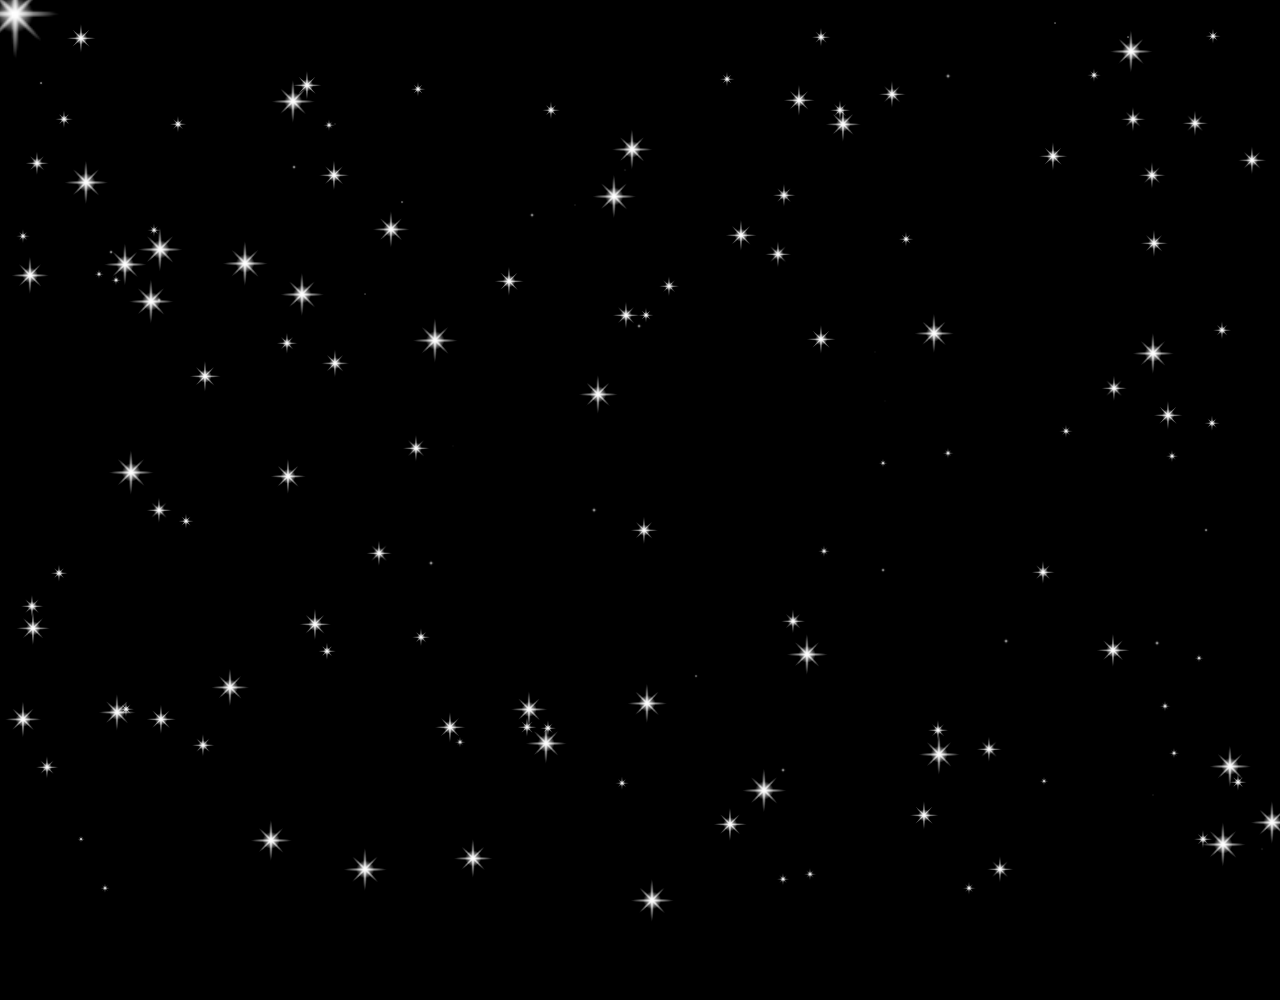
<file: html/star.html>
<!DOCTYPE html>
<html>
	<head>
		<meta charset="UTF-8">
		<title></title>
	    <style>
	        *{
	            margin: 0;
	            padding: 0;
	            list-style: none;
	        }
	
	        body{
	        	width: 100%;
	        	height: 1000px;
	            background-color: #000;
	            overflow: hidden;
	        }
	
	        span{
	            width: 30px;
	            height: 30px;
	            background: url("../img/star.png") no-repeat;
	            position: absolute;
	            background-size:100% 100%;
	            animation: flash 1s alternate infinite;
	        }
	        
	        @keyframes flash {
	            0%{opacity: 0;}
	            100%{opacity: 1;}
	        }
	
	        span:hover{
	            transform: scale(3, 3) rotate(180deg) !important;
	            transition: all 1s;
	        }
	    </style>
	</head>
	<body>
		<span></span>
		<script>
		    window.onload = function () {
		        // 屏幕的尺寸
		        var screenW = document.documentElement.clientWidth;
		        var screenH = document.documentElement.clientHeight;
		
		        // 2. 动态创建多个星星
		        for(var i=0; i<150; i++){
		            var span = document.createElement('span');
		            document.body.appendChild(span);
		
		            //位置随机
		            var x = parseInt(Math.random() * screenW);
		            var y = parseInt(Math.random() * screenH);
		            span.style.left = x + 'px';
		            span.style.top = y + 'px';
		
		            //大小随机
		            var scale = Math.random() * 1.5;
		            span.style.transform = 'scale('+ scale + ', ' + scale + ')';
		
		            //频率随机
		            var rate = Math.random() * 1.5;
		            span.style.animationDelay = rate + 's';
		        }
		    }
		</script>
	</body>
</html>
</file>
<file: css/gywm.css>
*{
	margin: 0;
	padding: 0;
	list-style: none;
	text-decoration: none;
	}
.row{
	margin-left: 0px;
	margin-right: 0px;
	z-index: 3;
}	
.align-center {
    text-align: center;
}
.center-block {
    display: block;
    margin-right: auto;
    margin-left: auto;
}
.img-responsive>img{
    display: block;
    max-width: 100%;
    height: auto;
    vertical-align: middle;
    margin: 0 auto;
}
.pad-bot40 {
    padding-bottom: 40px;
}
.pad-top40 {
    padding-top: 40px;
}
.mar-top40{
	margin-top: 40px;
}
.mar-bot40{
	margin-bottom: 40px;
}
.mar-bot20{
	margin-bottom: 20px;
}
.mar-top20{
	margin-top: 20px;
}

/*淡出淡入动画效果*/
.goDown{
	animation: godown 2s linear;
}
.goUp{
	animation: go 2s linear;
}
.Right{
	animation: turnright 2s linear;
}
.Left{
	animation: turnleft 2s linear;
}
.l{
	float: left;
}
.r{
	float: right;
}
@keyframes go{
		0%{
			opacity: 0;
			transform: translateY(30px);	
		}
		100%{
			opacity: 1;
			transform: translateY(0px);
		}
}
@keyframes godown{
		0%{
			opacity: 0;
			transform: translateY(-10px);	
		}
		100%{
			opacity: 1;
			transform: translateY(0px);
		}
}
@keyframes turnright{
	0%{
			opacity: 0;
			transform: translateX(20px);	
		}
		100%{
			opacity: 1;
			transform: translateX(0px);
		}
}
@keyframes turnleft{
	0%{
			opacity: 0;
			transform: translateX(-10px);	
		}
		100%{
			opacity: 1;
			transform: translateX(0px);
		}
}
/*图片居中*/
img{
        max-width: 100%;
        max-height: 100%;
        vertical-align: middle;
    }
/*灰色背景*/    
.bg-gray {
    background-color: #EEEEEE;
}
/*分割字体样式*/
.section-header{
    font-size: 3rem;
    color: #777;
    line-height: normal;
    font-family: Microsoft YaHei, 'Arial', sans-serif;
}
.section-subheader{
	font-size: 2.5rem;
    line-height: normal;
     color: #777;
}
.section-context{
	font-size: 1.8rem;
    /*line-height: initial;*/
     color: #777;
     line-height: 3.5rem;
}
/*导航条*/
.nav01{
	padding: 10px;
	line-height: ;
	background: rgba(1,1,1,1);
	transition: 2s;
}
@media (max-width: 1024px){
.nav01 {
    padding: 0;
 }
}
.nav01 li a{
		line-height: 20px;
	}
.logotext{
	height: 40px;
	color: white;
	font-size: 22px;
	line-height: 50px;
	/*padding-top: 10px;*/
	margin-top: 5px;
}
.logotext{
	margin-top: 10px;
	height: 30px;
}
.own li a span{
		font-size: 18px;
		color: white;
	}

.own li a span:hover{
	color: lightseagreen;
}
.navbar-inverse {
		border: none;
}
#bs-example-navbar-collapse-1{
	text-align: center;
}
#section-home{
	
}
.down{
	margin: 0 auto;
	position: absolute;
	bottom: 20%;
	left: 50%;
	opacity: 1;
	transition: 2s;
}
.glyphicon-menu-down{
	color: white;
}
.hbox01{
	width: 100%;
	height: 750px;
	position: relative;
}

.hboxson{
	position: absolute;
	top: 40%;
}
#section-intro{
	
}
.txt{
	font-size: 5rem;
	color: #777777;
}
.txt1{
	font-size: 2rem;
	color: #000000;
	/*font-weight: 2rem;*/
}
.txt2{
	font-size: 1.5rem;
	color: #888888;
}
#section-news {
    background: url(../img/index/img4.jpg)fixed;
}
section .section1{
    margin: 0;
    padding: 80px 0 60px 0;
}
.news{
	background-color: #e9f0f5;
}

.timebox{
	/*text-align: center;*/
}
.timeline{
	height: 950px;
	width: 2px;
	background-color: gainsboro;
	position: relative;
	margin: 0 auto;
}
.timecon{
	position: absolute;
	left: -20px;
	width: 40px;
	height: 40px;
	border-radius: 50%;
	color: white;
	text-align: center;
	line-height: 40px;
	font-size: 2rem;
}
.timecon01{
	top: 20px;
	background-color: orange;
}
.timecon02{
	top: 200px;
	background-color: greenyellow;	
}
.timecon03{
	top: 380px;
	background-color: hotpink;	
}
.timecon04{
	top: 560px;
	background-color: orange;
}
.timecon05{
	top: 740px;
	background-color: greenyellow;
}
.timevent{
	position: absolute;
	background-color: white;
	padding: 20px;
	width: 420px;
	border-radius: 2%;
}
.timevent01{
	top: 20px;
	right: 60px;
}
.timevent02{
	top: 200px;
	left: 60px;
}
.timevent03{
	top: 380px;
	right: 60px;
}
.timevent04{
	top: 560px;
	left: 60px;
}
.timevent05{
	top: 740px;
	right: 60px;
}
.timevent h4{
	font-size: 2.5rem;
	text-align: left;
}
.timevent p{
	font-size: 0.8rem;
	text-align: left;
}
.timebtn{
	background-color: gray;
	color: white;
	width: 80px;
	height: 30px;
	line-height: 20px;
	padding: 5px;
	text-align: center;
	cursor: pointer;
}
.timebtn:hover{
	background-color: darkgray;
}
.timedate{
	position: absolute;
	width: 100px;
	font-size: 1rem;
	color: gray;
	/*top: 30px;
	left: 20px;*/
}
.timedate01{
	top: 12px;
	left: 500px;
}
.timedate02{
	top: 12px;
	left: -180px;
}
.timedate03{
	top: 12px;
	left: 500px;
}

@media (max-width: 767px) {
	.timeline{
		margin:  auto 20px;
	}
	.timevent{
		left: 40px;
		padding: 2px;
		width: 280px;
	}
	.timebtn{
		float: right;
	}
	.timedate01{
		top: 130px;
		left: 0px;
	}
	.timedate02{
		top: 100px;
		left: 0px;
	}
	.timedate03{
		top: 90px;
		left: 0px;
	}
	
}
#section-paterner{
	background: url(../img/index/img5.jpg)fixed;
}
#section-fix02{}
.btn {
    display: inline-block;
    padding: 6px 12px;
    margin-bottom: 0;
    font-size: 14px;
    font-weight: 400;
    text-align: center;
    vertical-align: middle;
    animation: go 2s linear;
    }
.btn button{
	border:1px solid gainsboro;
	background: url(../img/gywm/henda.jpg)no-repeat center center;
	background-repeat: no-repeat;
	text-align: center;
    vertical-align: middle;
}
.paterner-btn {
    overflow: hidden;
    height: 124px;
    width: 200px;
    padding: 10px 10px 10px;
    margin: 30px 0;
    border-radius: 3px;
    box-shadow: inset 0 -2px 0 rgba(0, 0, 0, 0.15);
}
@media only screen and (max-width: 1024px){
	.paterner-btn {
    width: 100%;
    height: 50px;
    padding: 20px 10px 20px;
    margin: 30px 0;
    border-radius: 3px;
    box-shadow: inset 0 -2px 0 rgba(0, 0, 0, 0.15);
 }
}
.paterner-btn:hover{
	transform: translateY(-10px);
	box-shadow: 0 10px 30px rgba(1, 1, 1, .5);
}
#footer{
	background-color: black;
	padding: 40px;
}
.fbox{
	width: 50px;
	height: 50px;
	background-color: lightseagreen;
	float: left;
	border-radius: 50%;
	vertical-align: middle;
	margin-left: 10px;
	/*text-align: center;*/
	line-height: 50px;
	transition: 0.5s;
}
.fbox:hover{
	transform: rotate(360deg);
	background-color: orangered;
}
.ful{
    display: inline-block;
}
.col-sm-12 span{
	font-size: 1.2rem;
}
.top{
	width: 20px;
	height: 20px;
	background-color: lightseagreen;
	opacity: 0.7;
	color: white;
	position: fixed;
	bottom: 10px;
	right: 10px;
	text-align: center;
	line-height: 20px;
	display: none;
	z-index: 999;
	font-size: 1.2rem;
}
@media (max-width: 1024px) {
	.top .glyphicon{
		font-size: 1.2rem;
	}
}

.top:hover .snav{
	opacity: 0;
}
.pp{
	width: 100%;
	height: 100%;
	background-color: white;
	/*display: none;*/
}
#pop{
	width: 50%;
	height: 100%;
	/*background-color: palegreen;*/
	margin: 0 auto;
	/*text-align: center;*/
}
.poptext{
	font-size: 4rem;
	text-align: center;

}
.poptext2{
	font-size: 2rem;

}
.glyphicon-remove{
	font-size: 4rem;
}
#pop img{
	margin-top: 20px;
	margin-bottom: 20px;
}
.popbtn{
	width: 80px;
	height: 50px;
	line-height: 50px;
	background-color: cornflowerblue;
	cursor: pointer;
	margin: 0 auto;
	text-align: center;
	color: white;
	margin-bottom: 20px;
}
</file>
<file: css/lxwm.css>
*{
	margin: 0;
	padding: 0;
	list-style: none;
	text-decoration: none;
	}
.row{
	margin-left: 0px;
	margin-right: 0px;
	z-index: 3;
}	
.align-center {
    text-align: center;
}
.center-block {
    display: block;
    margin-right: auto;
    margin-left: auto;
}
.img-responsive>img{
    display: block;
    max-width: 100%;
    height: auto;
    vertical-align: middle;
    margin: 0 auto;
}
.pad-bot40 {
    padding-bottom: 40px;
}
.pad-top40 {
    padding-top: 40px;
}
.mar-top40{
	margin-top: 40px;
}
.mar-bot40{
	margin-bottom: 40px;
}
.mar-bot20{
	margin-bottom: 20px;
}
.mar-top20{
	margin-top: 20px;
}

/*淡出淡入动画效果*/
.goDown{
	animation: godown 2s linear;
}
.goUp{
	animation: go 2s linear;
}
.Right{
	animation: turnright 2s linear;
}
.Left{
	animation: turnleft 2s linear;
}
.l{
	float: left;
}
.r{
	float: right;
}
@keyframes go{
		0%{
			opacity: 0;
			transform: translateY(30px);	
		}
		100%{
			opacity: 1;
			transform: translateY(0px);
		}
}
@keyframes godown{
		0%{
			opacity: 0;
			transform: translateY(-10px);	
		}
		100%{
			opacity: 1;
			transform: translateY(0px);
		}
}
@keyframes turnright{
	0%{
			opacity: 0;
			transform: translateX(20px);	
		}
		100%{
			opacity: 1;
			transform: translateX(0px);
		}
}
@keyframes turnleft{
	0%{
			opacity: 0;
			transform: translateX(-10px);	
		}
		100%{
			opacity: 1;
			transform: translateX(0px);
		}
}
/*图片居中*/
img{
        max-width: 100%;
        max-height: 100%;
        vertical-align: middle;
    }
/*灰色背景*/    
.bg-gray {
    background-color: #EEEEEE;
}
/*分割字体样式*/
.section-header{
    font-size: 3rem;
    color: #777;
    line-height: normal;
    font-family: Microsoft YaHei, 'Arial', sans-serif;
}
.section-subheader{
	font-size: 2.5rem;
    line-height: normal;
     color: #777;
}
.section-context{
	font-size: 1.8rem;
    /*line-height: initial;*/
     color: #777;
     line-height: 3.5rem;
}
/*导航条*/
.nav01{
	padding: 10px;
	line-height: ;
	background: rgba(1,1,1,0);
	transition: 2s;
}
@media (max-width: 1024px){
.nav01 {
    padding: 0;
 }
}
.nav01 li a{
		line-height: 20px;
	}
.logotext{
	height: 40px;
	color: white;
	font-size: 22px;
	line-height: 50px;
	/*padding-top: 10px;*/
	margin-top: 5px;
}
.logotext{
	margin-top: 10px;
	height: 30px;
}
.own li a span{
		font-size: 18px;
		color: white;
	}

.own li a span:hover{
	color: lightseagreen;
}
.navbar-inverse {
		border: none;
}
#bs-example-navbar-collapse-1{
	text-align: center;
}
section .section1{
    margin: 0;
    padding: 80px 0 60px 0;
}
#section-home{
	background: url(../img/index/img5.jpg);
}
.down{
	margin: 0 auto;
	position: absolute;
	bottom: 20%;
	left: 50%;
	opacity: 1;
	transition: 2s;
}
.glyphicon-menu-down{
	color: white;
}
.hbox01{
	width: 100%;
	height: 750px;
	position: relative;
}

.hboxson{
	position: absolute;
	top: 40%;
}
#section-contact{
	
}
#section-adv {
    background: url(../img/index/img2.jpg)fixed;
}
.baidu{
	height: 560px;
	width: 100%;
}
#footer{
	background-color: black;
	padding: 40px;
}
.fbox{
	width: 50px;
	height: 50px;
	background-color: lightseagreen;
	float: left;
	border-radius: 50%;
	vertical-align: middle;
	margin-left: 10px;
	/*text-align: center;*/
	line-height: 50px;
	transition: 0.5s;
}
.fbox:hover{
	transform: rotate(360deg);
	background-color: orangered;
}
.ful{
    display: inline-block;
}
.col-sm-12 span{
	font-size: 1.2rem;
}
.top{
	width: 20px;
	height: 20px;
	background-color: lightseagreen;
	opacity: 0.7;
	color: white;
	position: fixed;
	bottom: 10px;
	right: 10px;
	text-align: center;
	line-height: 20px;
	display: none;
	z-index: 999;
	font-size: 1.2rem;
}
@media (max-width: 1024px) {
	.top .glyphicon{
		font-size: 1.2rem;
	}
}
</file>
<file: css/qsjsj.css>
*{
	margin: 0;
	padding: 0;
	list-style: none;
	text-decoration: none;
	}
.row{
	margin-left: 0px;
	margin-right: 0px;
	z-index: 3;
}	
.align-center {
    text-align: center;
}
.center-block {
    display: block;
    margin-right: auto;
    margin-left: auto;
}
.img-responsive>img{
    display: block;
    max-width: 100%;
    height: auto;
    vertical-align: middle;
    margin: 0 auto;
}
.pad-bot40 {
    padding-bottom: 40px;
}
.pad-top40 {
    padding-top: 40px;
}
.mar-top40{
	margin-top: 40px;
}
.mar-bot40{
	margin-bottom: 40px;
}

/*淡出淡入动画效果*/
.goDown{
	animation: godown 2s linear;
}
.goUp{
	animation: go 2s linear;
}
.Right{
	animation: turnright 2s linear;
}
.Left{
	animation: turnleft 2s linear;
}
@keyframes go{
		0%{
			opacity: 0;
			transform: translateY(30px);	
		}
		100%{
			opacity: 1;
			transform: translateY(0px);
		}
}
@keyframes godown{
		0%{
			opacity: 0;
			transform: translateY(-10px);	
		}
		100%{
			opacity: 1;
			transform: translateY(0px);
		}
}
@keyframes turnright{
	0%{
			opacity: 0;
			transform: translateX(20px);	
		}
		100%{
			opacity: 1;
			transform: translateX(0px);
		}
}
@keyframes turnleft{
	0%{
			opacity: 0;
			transform: translateX(-10px);	
		}
		100%{
			opacity: 1;
			transform: translateX(0px);
		}
}
/*图片居中*/
img{
        max-width: 100%;
        max-height: 100%;
        vertical-align: middle;
    }
/*灰色背景*/    
.bg-gray {
    background-color: #EEEEEE;
}
/*导航条*/
.nav01{
	padding: 10px;
	line-height: ;
	background: rgba(1,1,1,0);
	transition: 2s;
}
@media (max-width: 1024px){
.nav01 {
    padding: 0;
 }
}
.nav01 li a{
		line-height: 20px;
	}
.logotext{
	height: 40px;
	color: white;
	font-size: 22px;
	line-height: 50px;
	/*padding-top: 10px;*/
	margin-top: 5px;
}
.limg{
	width: 40px;
	height: 40px;
	vertical-align: middle;
}
.own li a span{
		font-size: 18px;
		color: white;
	}

.own li a span:hover{
	color: lightseagreen;
}
.navbar-inverse {
		border: none;
}
#bs-example-navbar-collapse-1{
	text-align: center;
}
/*首页部分*/
#section-home{
	
}
.down{
	margin: 0 auto;
	position: absolute;
	bottom: 20%;
	left: 50%;
	opacity: 1;
	transition: 2s;
}
.glyphicon-menu-down{
	color: white;
}
.hbox01{
	width: 100%;
	height: 754px;
	position: relative;
	/*background-color: #EEEEEE;*/
}
/*@media (max-width: 1024px) {
	.hbox01{
		height: 350px;
	}
}*/
.hboxson{
	position: absolute;
	top: 50%;
}
#section-photos{
	
}
/*分割字体样式*/
.section-header{
    font-size: 3rem;
    color: #777;
    line-height: normal;
    font-family: Microsoft YaHei, 'Arial', sans-serif;
}
.section-subheader{
	font-size: 2.5rem;
    line-height: normal;
     color: #777;
}
.section-context{
	font-size: 1.8rem;
    line-height: normal;
     color: #777;
}

.vrbox {
    /*border: 1px solid #70B9B0;*/
    box-sizing: border-box;
    position: relative;
    background-color: white;
}
.vrbox:hover{
	border-color: deepskyblue;
	box-shadow: 0 0 20px gray;
}
.vrone{
	overflow: hidden;
	position: relative;
}
.pic{}
.vrone:hover .pic{
	opacity: 0.5;
	transform: scale(1.2,1.2);
	transition: 1s;
}
.son{
	position: absolute;
	top: 15%;
	left: 20%;
	display: none;
}
.vrone:hover .son{
	display: block;
}
.vrtext{
	padding: 20px;
	font-size: 2rem;
}
.son01{
	position: absolute;
	top: 260px;
	left: 100px;
	width: 110px;
	height: 35Px;
	padding: 5px;
	background-color: black;
	color: white;
	display: none;
	/*opacity: 0;*/
	border-radius: 5%;
	font-size: 1rem;
	z-index: 999;
}
.vrone:hover ~.son01{
	display: block;
	/*opacity: 1;*/
}
section .section1{
    margin: 0;
    padding: 80px 0 60px 0;
}
#section-vidio{
	background: url(../img/qsjsj/img3.jpg)fixed;
}
#section-fix{
	
}
#section-paterner{
	background: url(../img/index/img5.jpg)fixed;
}
#section-fix02{}
.btn {
    display: inline-block;
    padding: 6px 12px;
    margin-bottom: 0;
    font-size: 14px;
    font-weight: 400;
    text-align: center;
    vertical-align: middle;
    animation: go 2s linear;
    }
.btn button{
	border:1px solid gainsboro;
	background: url(../img/qsjsj/dj.png)no-repeat center center;
	background-repeat: no-repeat;
	text-align: center;
    vertical-align: middle;
}
.paterner-btn {
    overflow: hidden;
    height: 124px;
    width: 200px;
    padding: 10px 10px 10px;
    margin: 30px 0;
    border-radius: 3px;
    box-shadow: inset 0 -2px 0 rgba(0, 0, 0, 0.15);
}
@media only screen and (max-width: 1024px){
	.paterner-btn {
    width: 100%;
    height: 50px;
    padding: 20px 10px 20px;
    margin: 30px 0;
    border-radius: 3px;
    box-shadow: inset 0 -2px 0 rgba(0, 0, 0, 0.15);
 }
}
.paterner-btn:hover{
	transform: translateY(-10px);
	box-shadow: 0 10px 30px rgba(1, 1, 1, .5);
}
#footer{
	background-color: black;
	padding: 40px;
}
.fbox{
	width: 50px;
	height: 50px;
	background-color: lightseagreen;
	float: left;
	border-radius: 50%;
	vertical-align: middle;
	margin-left: 10px;
	/*text-align: center;*/
	line-height: 50px;
	transition: 0.5s;
}
.fbox:hover{
	transform: rotate(360deg);
	background-color: orangered;
}
.ful{
    display: inline-block;
}
.col-sm-12 span{
	font-size: 1.2rem;
}
.top{
	width: 20px;
	height: 20px;
	background-color: lightseagreen;
	opacity: 0.7;
	color: white;
	position: fixed;
	bottom: 10px;
	right: 10px;
	text-align: center;
	line-height: 20px;
	display: none;
	z-index: 999;
	font-size: 1.2rem;
}
@media (max-width: 1024px) {
	.top .glyphicon{
		font-size: 1.2rem;
	}
}

.top:hover .snav{
	opacity: 0;
}
</file>
